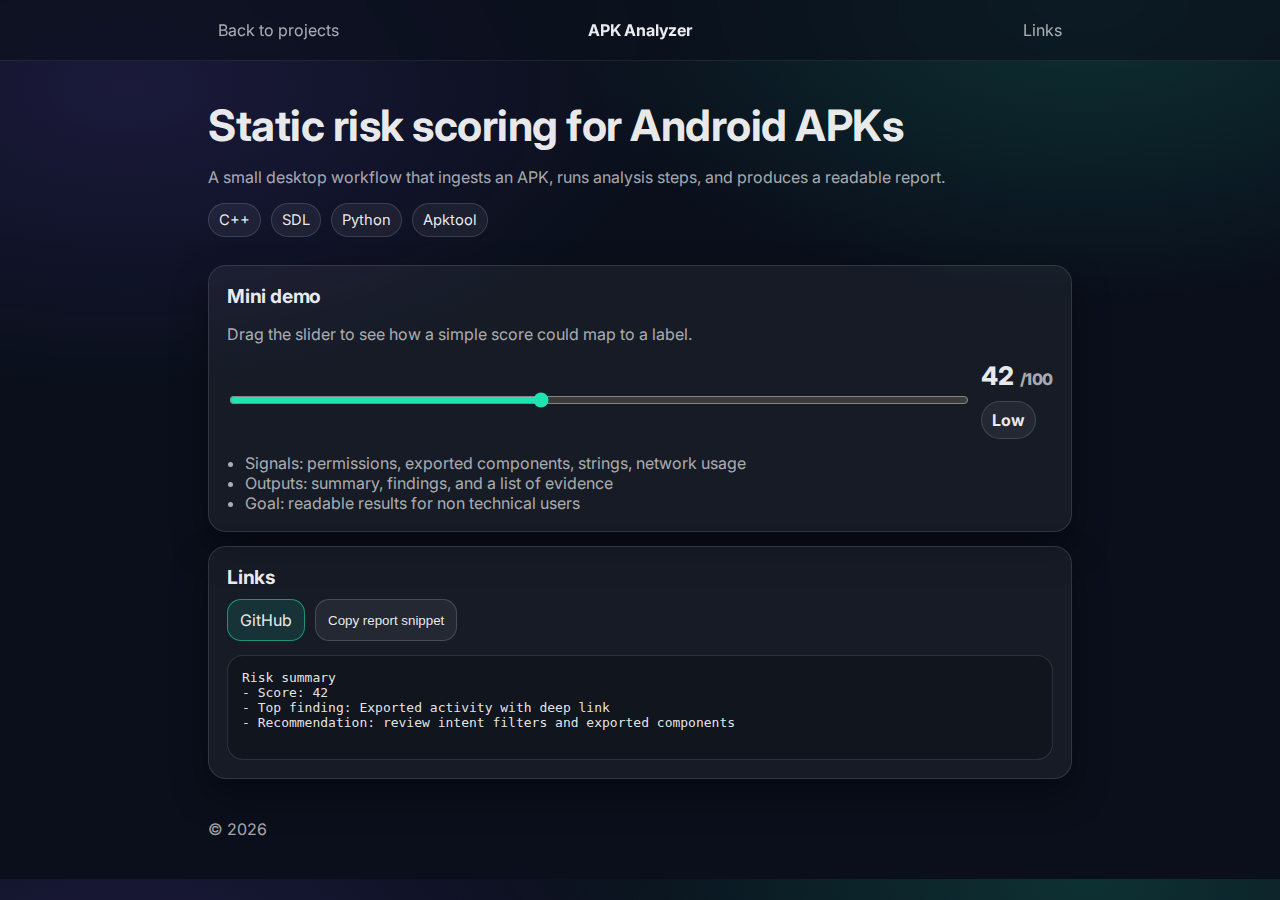
<file: projects/apk-analyzer/index.html>
<!doctype html>
<html lang="en">
<head>
  <meta charset="utf-8" />
  <meta name="viewport" content="width=device-width, initial-scale=1" />
  <meta name="description" content="APK Analyzer project page" />
  <title>APK Analyzer | Project</title>

  <link rel="preconnect" href="https://fonts.googleapis.com">
  <link rel="preconnect" href="https://fonts.gstatic.com" crossorigin>
  <link href="https://fonts.googleapis.com/css2?family=Inter:wght@400;600;700&display=swap" rel="stylesheet">

  <link rel="stylesheet" href="styles.css" />
</head>

<body>
  <header class="bar">
    <div class="wrap">
      <a class="back" href="../../index.html#projects">Back to projects</a>
      <div class="title">APK Analyzer</div>
      <a class="link" href="#links">Links</a>
    </div>
  </header>

  <main class="wrap">
    <section class="hero">
      <h1>Static risk scoring for Android APKs</h1>
      <p class="muted">
        A small desktop workflow that ingests an APK, runs analysis steps, and produces a readable report.
      </p>
      <div class="tags">
        <span class="tag">C++</span>
        <span class="tag">SDL</span>
        <span class="tag">Python</span>
        <span class="tag">Apktool</span>
      </div>
    </section>

    <section class="card" id="demo">
      <h2>Mini demo</h2>
      <p class="muted">Drag the slider to see how a simple score could map to a label.</p>

      <div class="demo">
        <input id="score" type="range" min="0" max="100" value="42" />
        <div class="readout">
          <div class="num"><span id="scoreVal">42</span><span class="pct">/100</span></div>
          <div class="badge" id="badge">Moderate</div>
        </div>
      </div>

      <ul class="bullets">
        <li>Signals: permissions, exported components, strings, network usage</li>
        <li>Outputs: summary, findings, and a list of evidence</li>
        <li>Goal: readable results for non technical users</li>
      </ul>
    </section>

    <section class="card" id="links">
      <h2>Links</h2>
      <div class="actions">
        <a class="btn primary" href="https://github.com/yourusername/yourrepo" target="_blank" rel="noreferrer">GitHub</a>
        <button class="btn" id="copyBtn" type="button">Copy report snippet</button>
      </div>

      <pre class="snippet" id="snippet" aria-label="Example output">
Risk summary
- Score: 42
- Top finding: Exported activity with deep link
- Recommendation: review intent filters and exported components
      </pre>
      <div class="muted" id="toast" role="status" aria-live="polite"></div>
    </section>
  </main>

  <footer class="foot">
    <div class="wrap">© <span id="year"></span></div>
  </footer>

  <script src="script.js"></script>
</body>
</html>
</file>
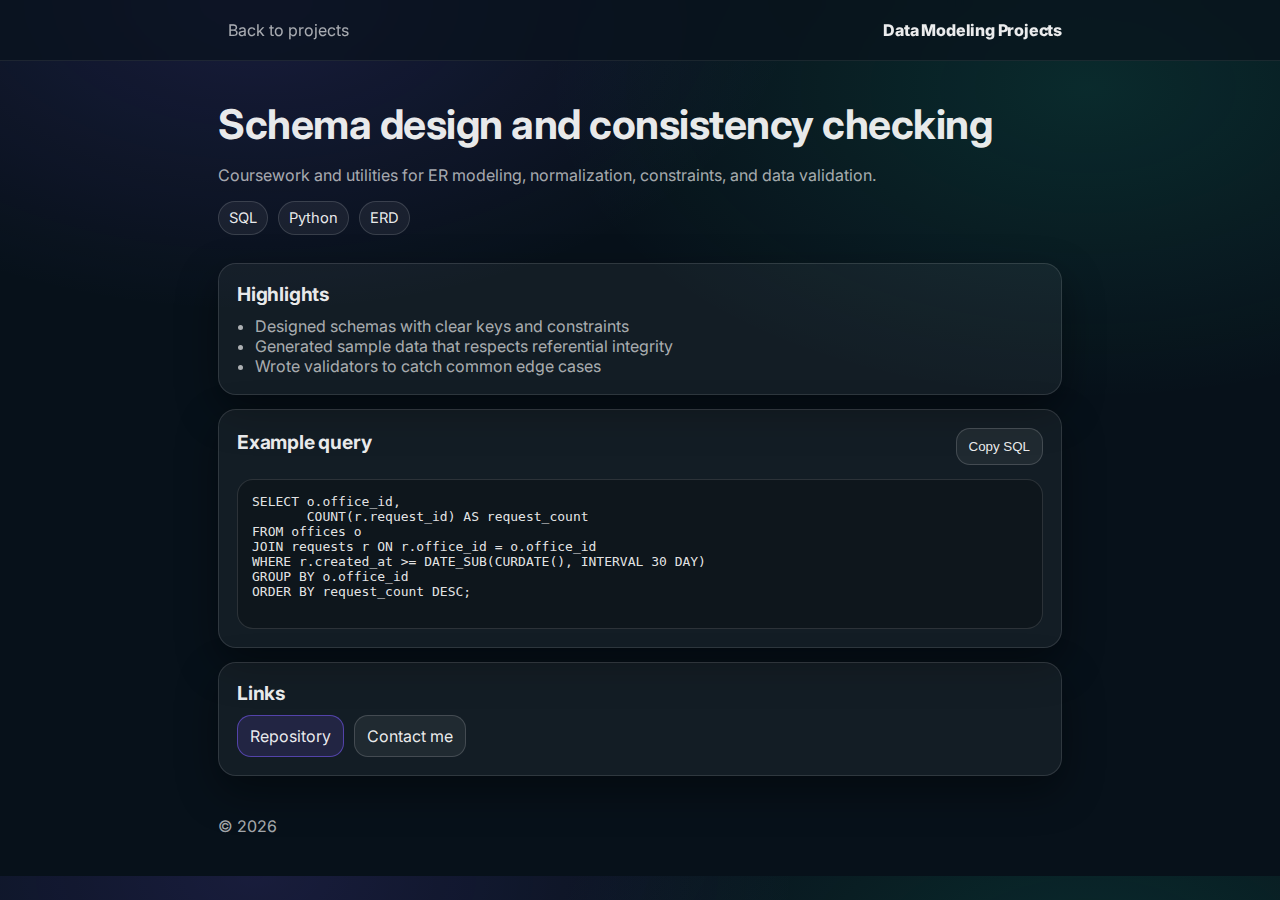
<file: projects/data-modeling-projects/index.html>
<!doctype html>
<html lang="en">
<head>
  <meta charset="utf-8" />
  <meta name="viewport" content="width=device-width, initial-scale=1" />
  <meta name="description" content="Data Modeling Projects project page" />
  <title>Data Modeling Projects | Project</title>

  <link rel="preconnect" href="https://fonts.googleapis.com">
  <link rel="preconnect" href="https://fonts.gstatic.com" crossorigin>
  <link href="https://fonts.googleapis.com/css2?family=Inter:wght@400;600;700&display=swap" rel="stylesheet">

  <link rel="stylesheet" href="styles.css" />
</head>

<body>
  <header class="top">
    <div class="wrap">
      <a class="back" href="../../index.html#projects">Back to projects</a>
      <div class="title">Data Modeling Projects</div>
    </div>
  </header>

  <main class="wrap">
    <section class="hero">
      <h1>Schema design and consistency checking</h1>
      <p class="muted">
        Coursework and utilities for ER modeling, normalization, constraints, and data validation.
      </p>
      <div class="tags">
        <span class="tag">SQL</span>
        <span class="tag">Python</span>
        <span class="tag">ERD</span>
      </div>
    </section>

    <section class="card">
      <h2>Highlights</h2>
      <ul class="bullets">
        <li>Designed schemas with clear keys and constraints</li>
        <li>Generated sample data that respects referential integrity</li>
        <li>Wrote validators to catch common edge cases</li>
      </ul>
    </section>

    <section class="card">
      <div class="row">
        <h2>Example query</h2>
        <button class="btn" id="copyBtn" type="button">Copy SQL</button>
      </div>

      <pre class="code" id="code" aria-label="Example SQL">
SELECT o.office_id,
       COUNT(r.request_id) AS request_count
FROM offices o
JOIN requests r ON r.office_id = o.office_id
WHERE r.created_at >= DATE_SUB(CURDATE(), INTERVAL 30 DAY)
GROUP BY o.office_id
ORDER BY request_count DESC;
      </pre>
      <div class="muted" id="toast" role="status" aria-live="polite"></div>
    </section>

    <section class="card" id="links">
      <h2>Links</h2>
      <div class="actions">
        <a class="btn primary" href="https://github.com/yourusername/yourrepo" target="_blank" rel="noreferrer">Repository</a>
        <a class="btn" href="../../index.html#contact">Contact me</a>
      </div>
    </section>
  </main>

  <footer class="foot">
    <div class="wrap">© <span id="year"></span></div>
  </footer>

  <script src="script.js"></script>
</body>
</html>
</file>
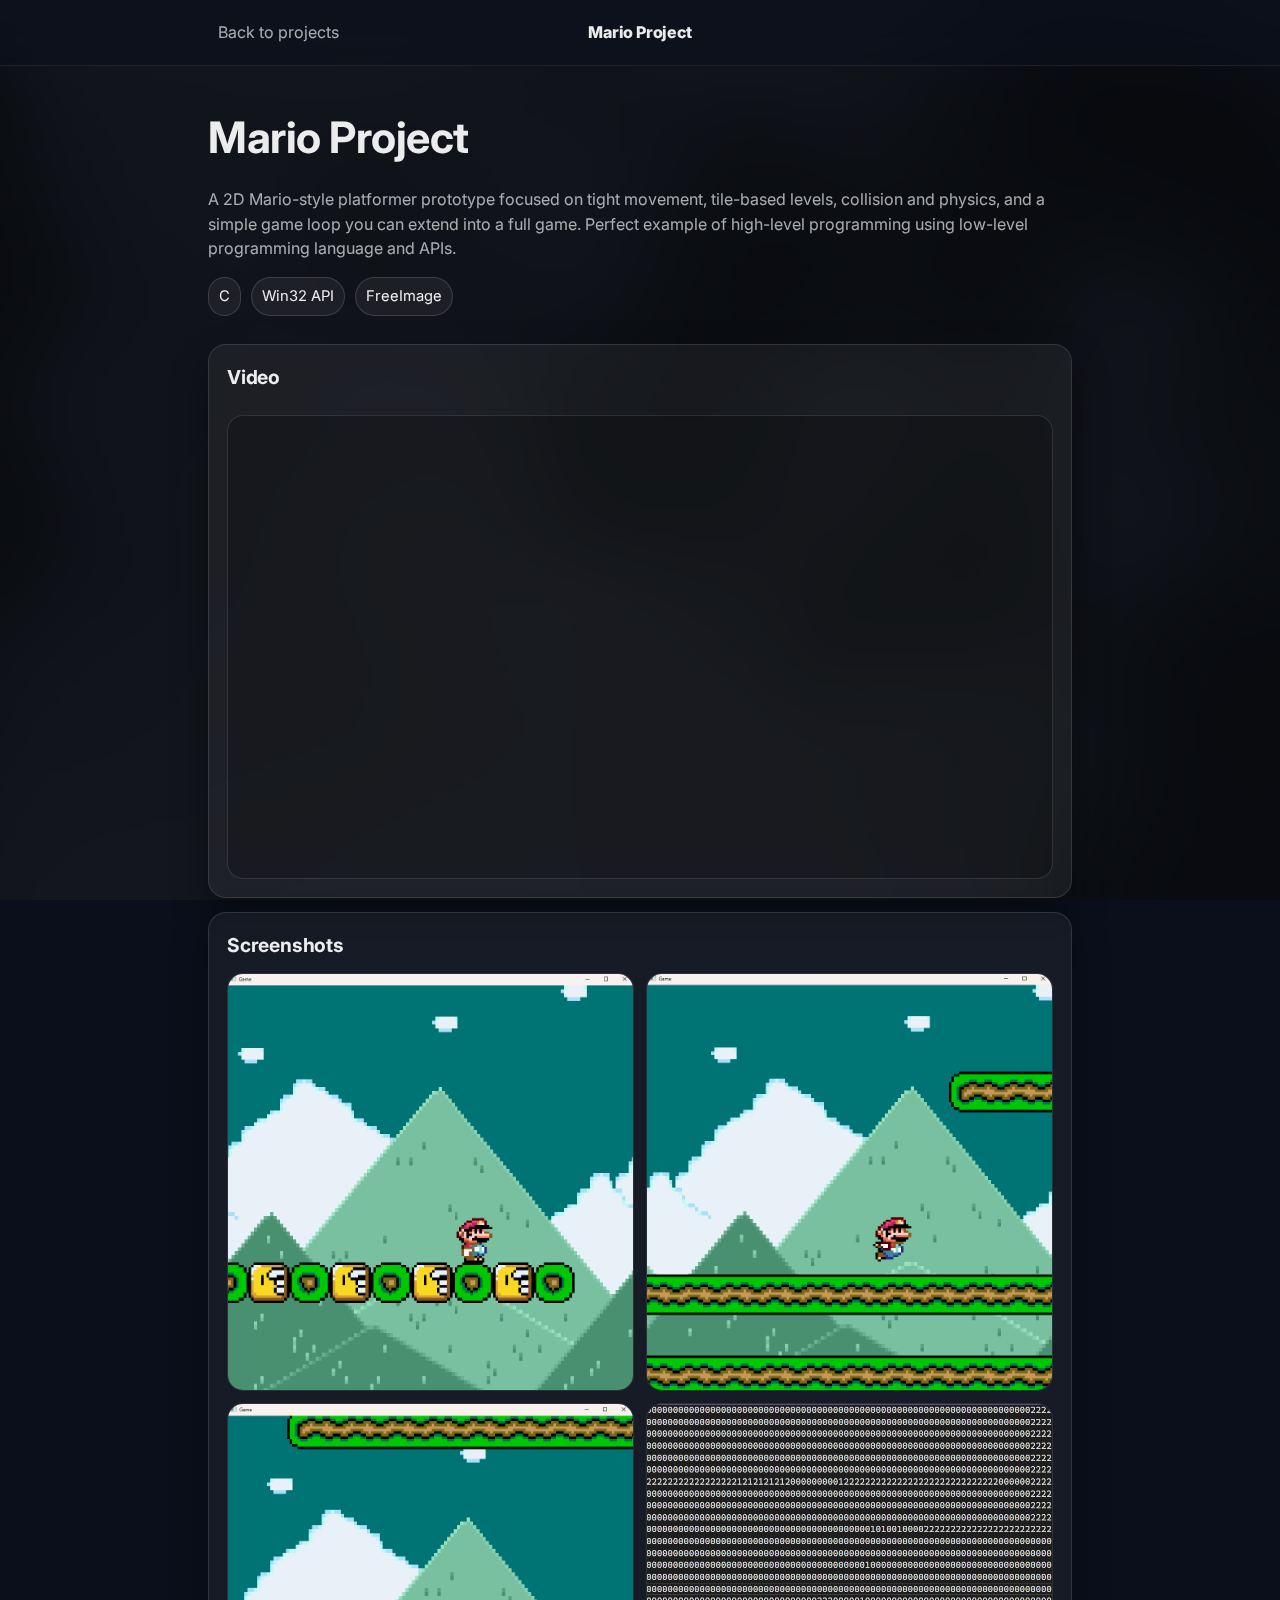
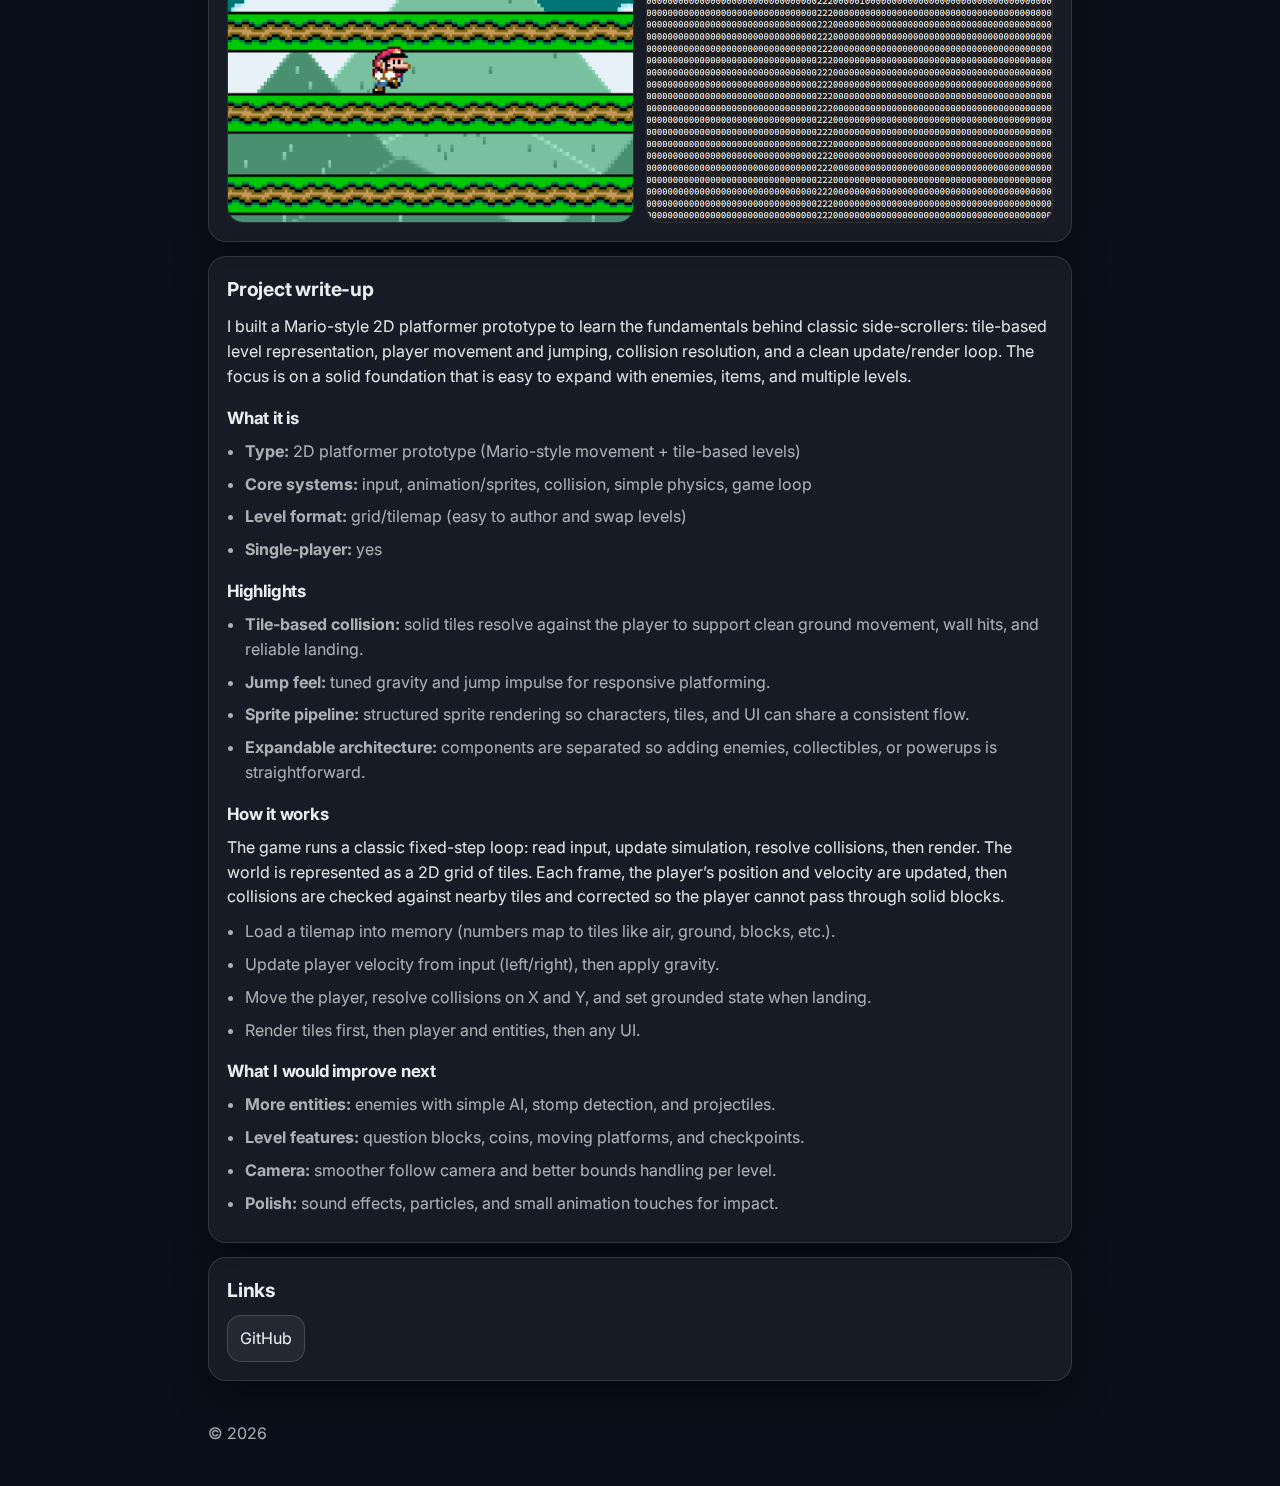
<file: projects/mario/index.html>
<!doctype html>
<html lang="en">
<head>
  <meta charset="utf-8" />
  <meta name="viewport" content="width=device-width, initial-scale=1" />
  <meta name="description" content="Mario platformer project page" />
  <title>Mario Project | Project</title>

  <link rel="preconnect" href="https://fonts.googleapis.com">
  <link rel="preconnect" href="https://fonts.gstatic.com" crossorigin>
  <link href="https://fonts.googleapis.com/css2?family=Inter:wght@400;600;700&display=swap" rel="stylesheet">

  <link rel="stylesheet" href="styles.css" />
</head>

<body data-project-key="mario-project">
  <canvas id="bgNoise" aria-hidden="true"></canvas>

  <header class="bar">
    <div class="wrap">
      <a class="back" href="../../index.html#projects">Back to projects</a>
      <div class="title" id="projectTitle">Mario Project</div>
    </div>
  </header>

  <main class="wrap">
    <section class="hero">
      <h1 id="headline">Mario Project</h1>
      <p class="muted" id="lede">
        A 2D Mario-style platformer prototype focused on tight movement, tile-based levels, collision and physics, and a simple game loop you can extend into a full game. Perfect example of high-level programming using low-level programming language and APIs.
      </p>
      <div class="tags" aria-label="Project tags">
        <span class="tag">C</span>
        <span class="tag">Win32 API</span>
        <span class="tag">FreeImage</span>
      </div>
    </section>

    <section class="card" id="video">
      <div class="card-head">
        <h2>Video</h2>
      </div>

      <div class="video-shell" id="videoShell" role="group" aria-label="Embedded video">
        <iframe
          id="ytFrame"
          class="video-frame"
          src="https://www.youtube-nocookie.com/embed/NyW28zCKk5Q"
          title="YouTube video"
          loading="lazy"
          referrerpolicy="strict-origin-when-cross-origin"
          allow="accelerometer; autoplay; clipboard-write; encrypted-media; gyroscope; picture-in-picture; web-share"
          allowfullscreen
        ></iframe>
      </div>
    </section>

    <section class="card" id="gallery">
      <h2>Screenshots</h2>

      <div class="gallery" aria-label="Screenshot gallery">
        <a class="shot" href="assets/shot-1.png" target="_blank" rel="noreferrer">
          <img src="assets/shot-1.png" alt="Gameplay screenshot 1" />
          <div class="shot-ph">assets/shot-1.png</div>
        </a>
        <a class="shot" href="assets/shot-2.png" target="_blank" rel="noreferrer">
          <img src="assets/shot-2.png" alt="Gameplay screenshot 2" />
          <div class="shot-ph">assets/shot-2.png</div>
        </a>
        <a class="shot" href="assets/shot-3.png" target="_blank" rel="noreferrer">
          <img src="assets/shot-3.png" alt="Gameplay screenshot 3" />
          <div class="shot-ph">assets/shot-3.png</div>
        </a>
        <a class="shot" href="assets/shot-4.png" target="_blank" rel="noreferrer">
          <img src="assets/shot-4.png" alt="Gameplay screenshot 4" />
          <div class="shot-ph">assets/shot-4.png</div>
        </a>
      </div>
    </section>

    <section class="card" id="writeup">
      <h2>Project write-up</h2>

      <div class="prose">
        <p>
          I built a Mario-style 2D platformer prototype to learn the fundamentals behind classic side-scrollers:
          tile-based level representation, player movement and jumping, collision resolution, and a clean update/render loop.
          The focus is on a solid foundation that is easy to expand with enemies, items, and multiple levels.
        </p>

        <h3>What it is</h3>
        <ul>
          <li><strong>Type:</strong> 2D platformer prototype (Mario-style movement + tile-based levels)</li>
          <li><strong>Core systems:</strong> input, animation/sprites, collision, simple physics, game loop</li>
          <li><strong>Level format:</strong> grid/tilemap (easy to author and swap levels)</li>
          <li><strong>Single-player:</strong> yes</li>
        </ul>

        <h3>Highlights</h3>
        <ul>
          <li>
            <strong>Tile-based collision:</strong> solid tiles resolve against the player to support clean ground movement,
            wall hits, and reliable landing.
          </li>
          <li>
            <strong>Jump feel:</strong> tuned gravity and jump impulse for responsive platforming.
          </li>
          <li>
            <strong>Sprite pipeline:</strong> structured sprite rendering so characters, tiles, and UI can share a consistent flow.
          </li>
          <li>
            <strong>Expandable architecture:</strong> components are separated so adding enemies, collectibles, or powerups is straightforward.
          </li>
        </ul>

        <h3>How it works</h3>
        <p>
          The game runs a classic fixed-step loop: read input, update simulation, resolve collisions, then render.
          The world is represented as a 2D grid of tiles. Each frame, the player’s position and velocity are updated,
          then collisions are checked against nearby tiles and corrected so the player cannot pass through solid blocks.
        </p>
        <ul>
          <li>Load a tilemap into memory (numbers map to tiles like air, ground, blocks, etc.).</li>
          <li>Update player velocity from input (left/right), then apply gravity.</li>
          <li>Move the player, resolve collisions on X and Y, and set grounded state when landing.</li>
          <li>Render tiles first, then player and entities, then any UI.</li>
        </ul>

        <h3>What I would improve next</h3>
        <ul>
          <li>
            <strong>More entities:</strong> enemies with simple AI, stomp detection, and projectiles.
          </li>
          <li>
            <strong>Level features:</strong> question blocks, coins, moving platforms, and checkpoints.
          </li>
          <li>
            <strong>Camera:</strong> smoother follow camera and better bounds handling per level.
          </li>
          <li>
            <strong>Polish:</strong> sound effects, particles, and small animation touches for impact.
          </li>
        </ul>
      </div>
    </section>

    <section class="card" id="links">
      <h2>Links</h2>
      <div class="actions">
        <!-- TODO: update this repo URL for the Mario project -->
        <a class="btn" href="https://github.com/GitEulerAngles/MarioProject" target="_blank" rel="noreferrer">GitHub</a>
      </div>
    </section>
  </main>

  <footer class="foot">
    <div class="wrap">© <span id="year"></span></div>
  </footer>

  <script src="script.js"></script>
</body>
</html>
</file>
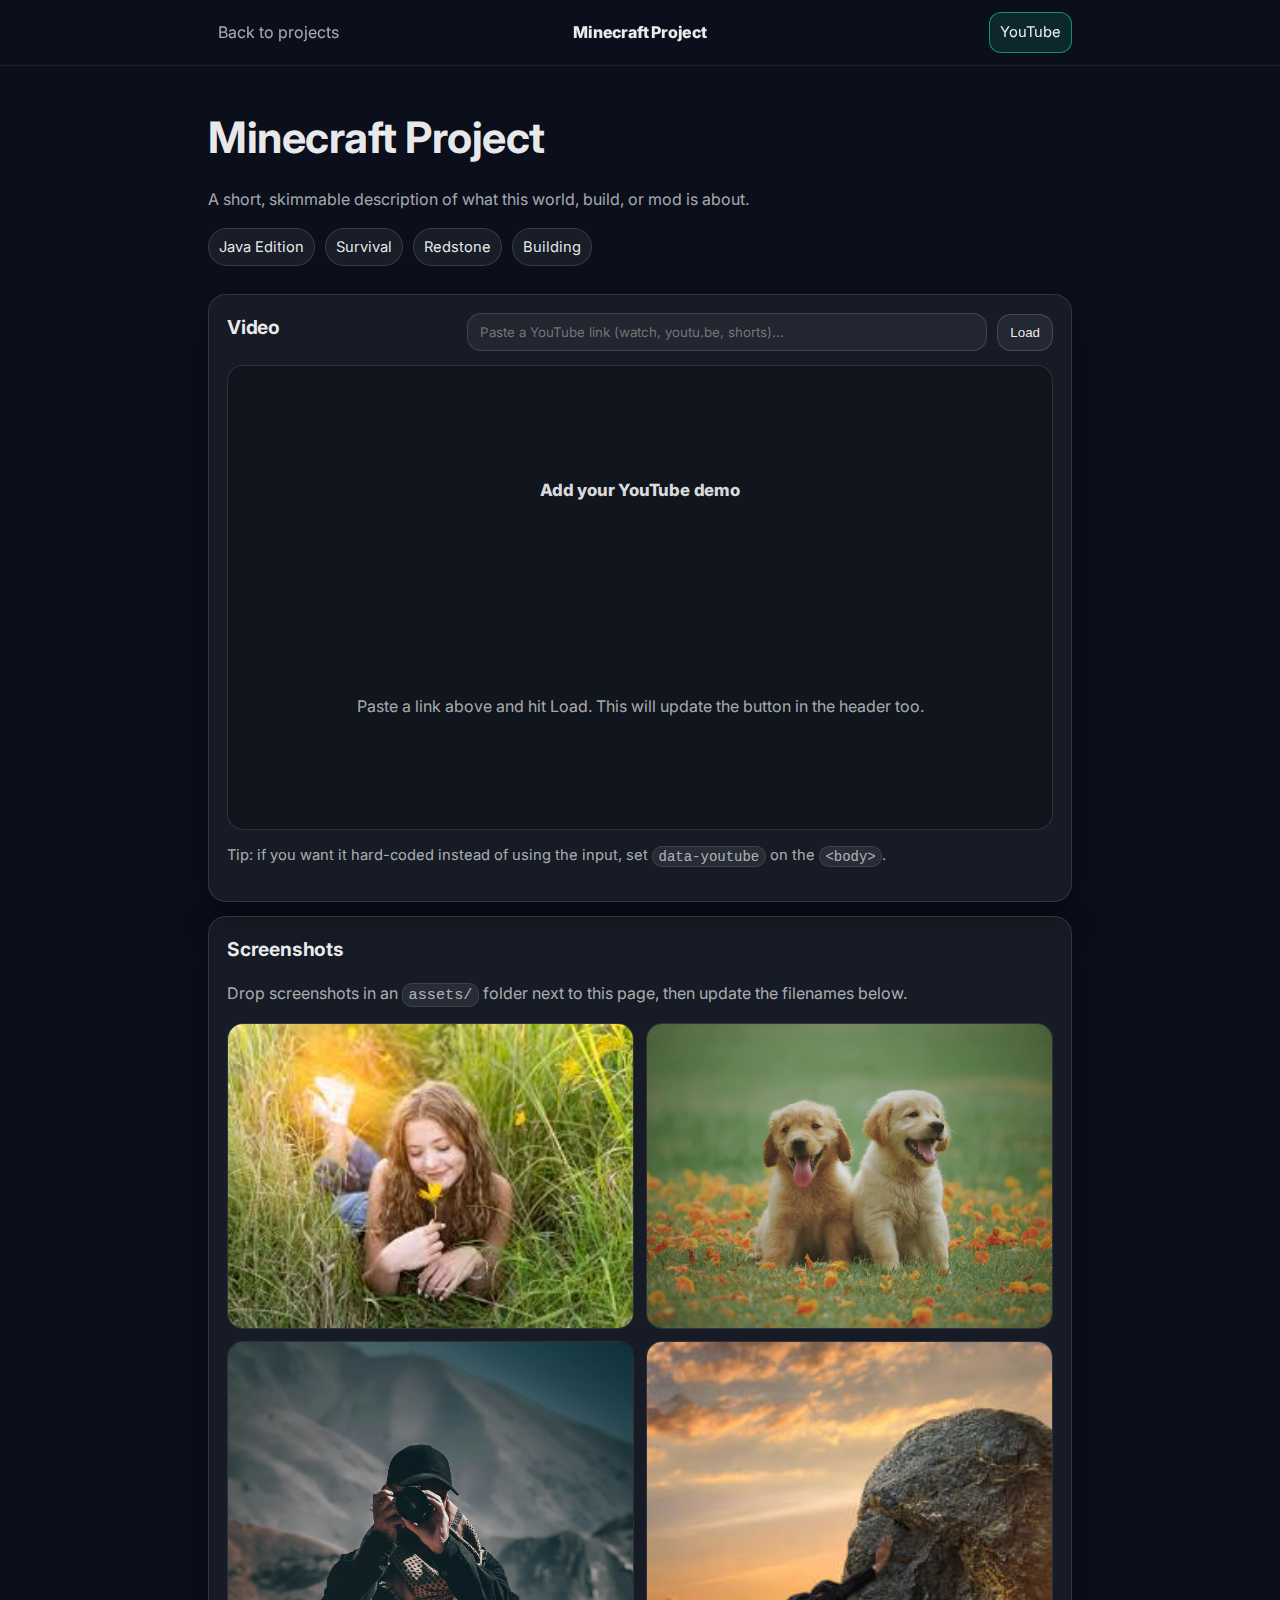
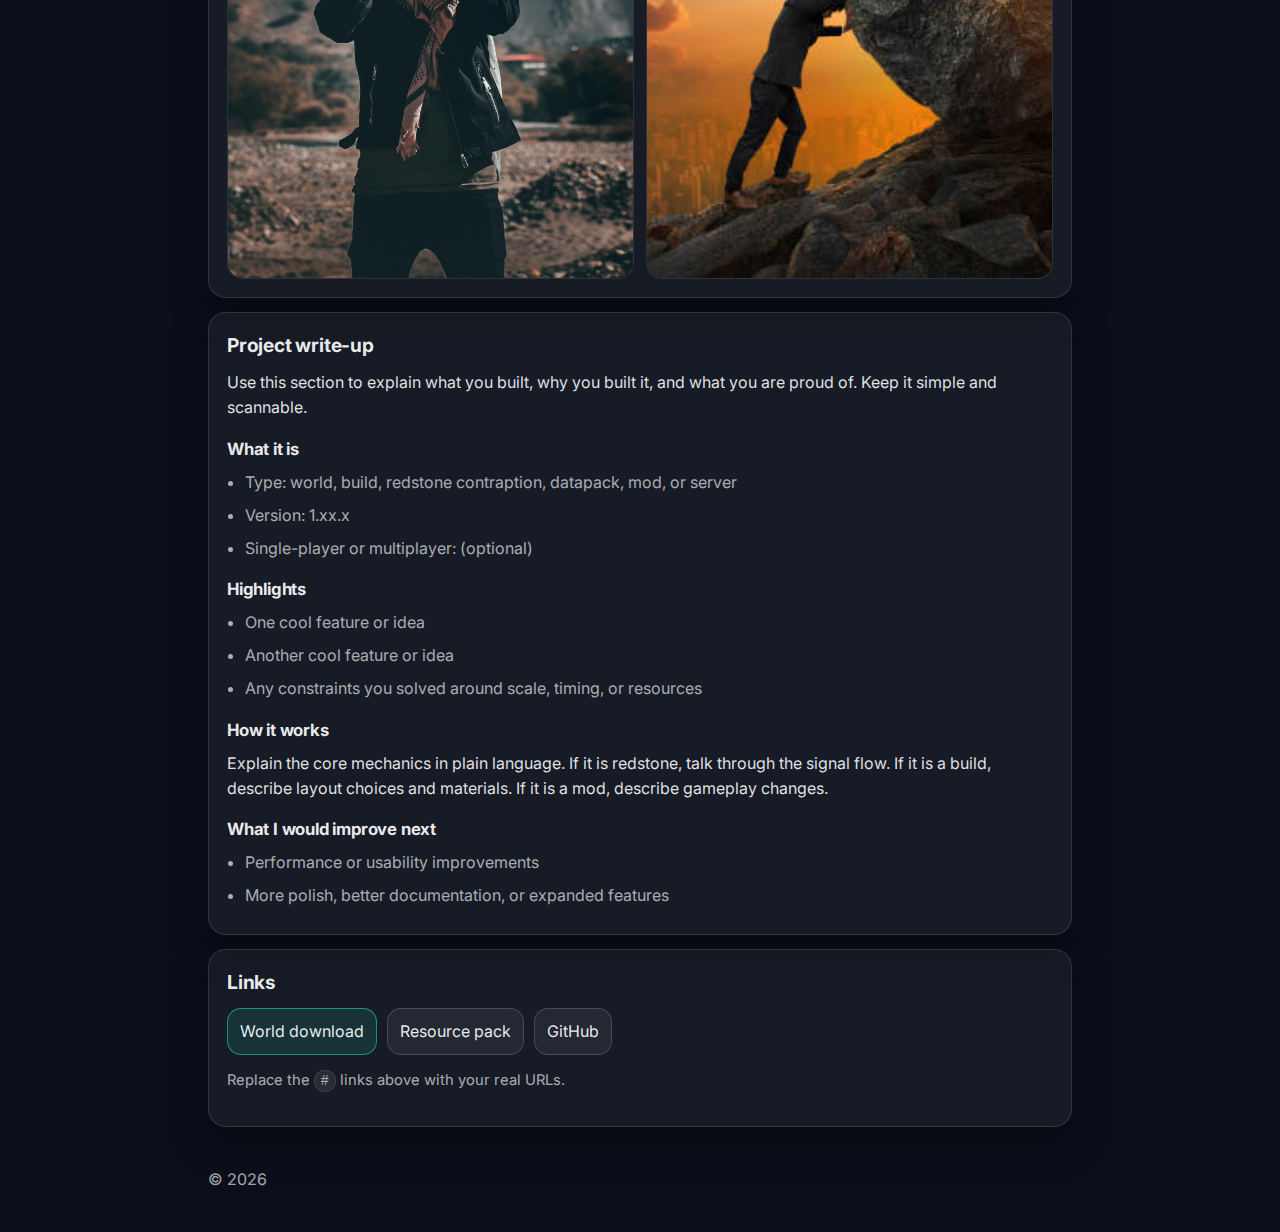
<file: projects/minecraft/index.html>
<!doctype html>
<html lang="en">
<head>
  <meta charset="utf-8" />
  <meta name="viewport" content="width=device-width, initial-scale=1" />
  <meta name="description" content="Minecraft project page" />
  <title>Minecraft Project | Project</title>

  <link rel="preconnect" href="https://fonts.googleapis.com">
  <link rel="preconnect" href="https://fonts.gstatic.com" crossorigin>
  <link href="https://fonts.googleapis.com/css2?family=Inter:wght@400;600;700&display=swap" rel="stylesheet">

  <link rel="stylesheet" href="styles.css" />
</head>

<body data-project-key="minecraft-project" data-youtube="">
  <header class="bar">
    <div class="wrap">
      <a class="back" href="../../index.html#projects">Back to projects</a>
      <div class="title" id="projectTitle">Minecraft Project</div>
      <a class="btn primary small" id="youtubeTop" href="#video">YouTube</a>
    </div>
  </header>

  <main class="wrap">
    <section class="hero">
      <h1 id="headline">Minecraft Project</h1>
      <p class="muted" id="lede">
        A short, skimmable description of what this world, build, or mod is about.
      </p>
      <div class="tags" aria-label="Project tags">
        <span class="tag">Java Edition</span>
        <span class="tag">Survival</span>
        <span class="tag">Redstone</span>
        <span class="tag">Building</span>
      </div>
    </section>

    <section class="card" id="video">
      <div class="card-head">
        <h2>Video</h2>
        <div class="video-controls" aria-label="YouTube link">
          <label class="sr-only" for="ytInput">YouTube link</label>
          <input id="ytInput" type="url" placeholder="Paste a YouTube link (watch, youtu.be, shorts)…" inputmode="url" autocomplete="off" />
          <button class="btn" id="ytApply" type="button">Load</button>
        </div>
      </div>

      <div class="video-shell" id="videoShell" role="group" aria-label="Embedded video">
        <div class="video-placeholder" id="videoPlaceholder">
          <div class="ph-title">Add your YouTube demo</div>
          <div class="ph-sub">Paste a link above and hit Load. This will update the button in the header too.</div>
        </div>
        <iframe
          id="ytFrame"
          class="video-frame"
          title="YouTube video"
          loading="lazy"
          referrerpolicy="strict-origin-when-cross-origin"
          allow="accelerometer; autoplay; clipboard-write; encrypted-media; gyroscope; picture-in-picture; web-share"
          allowfullscreen
        ></iframe>
      </div>

      <p class="muted small">
        Tip: if you want it hard-coded instead of using the input, set <code>data-youtube</code> on the <code>&lt;body&gt;</code>.
      </p>
    </section>

    <section class="card" id="gallery">
      <h2>Screenshots</h2>
      <p class="muted">
        Drop screenshots in an <code>assets/</code> folder next to this page, then update the filenames below.
      </p>

      <div class="gallery" aria-label="Screenshot gallery">
        <a class="shot" href="assets/shot-1.jpg" target="_blank" rel="noreferrer">
          <img src="assets/shot-1.jpg" alt="Screenshot 1" />
          <div class="shot-ph">assets/shot-1.jpg</div>
        </a>
        <a class="shot" href="assets/shot-2.jpg" target="_blank" rel="noreferrer">
          <img src="assets/shot-2.jpg" alt="Screenshot 2" />
          <div class="shot-ph">assets/shot-2.jpg</div>
        </a>
        <a class="shot" href="assets/shot-3.jpg" target="_blank" rel="noreferrer">
          <img src="assets/shot-3.jpg" alt="Screenshot 3" />
          <div class="shot-ph">assets/shot-3.jpg</div>
        </a>
        <a class="shot" href="assets/shot-4.jpg" target="_blank" rel="noreferrer">
          <img src="assets/shot-4.jpg" alt="Screenshot 4" />
          <div class="shot-ph">assets/shot-4.jpg</div>
        </a>
      </div>
    </section>

    <section class="card" id="writeup">
      <h2>Project write-up</h2>

      <div class="prose">
        <p>
          Use this section to explain what you built, why you built it, and what you are proud of. Keep it simple and
          scannable.
        </p>

        <h3>What it is</h3>
        <ul>
          <li>Type: world, build, redstone contraption, datapack, mod, or server</li>
          <li>Version: 1.xx.x</li>
          <li>Single-player or multiplayer: (optional)</li>
        </ul>

        <h3>Highlights</h3>
        <ul>
          <li>One cool feature or idea</li>
          <li>Another cool feature or idea</li>
          <li>Any constraints you solved around scale, timing, or resources</li>
        </ul>

        <h3>How it works</h3>
        <p>
          Explain the core mechanics in plain language. If it is redstone, talk through the signal flow. If it is a build,
          describe layout choices and materials. If it is a mod, describe gameplay changes.
        </p>

        <h3>What I would improve next</h3>
        <ul>
          <li>Performance or usability improvements</li>
          <li>More polish, better documentation, or expanded features</li>
        </ul>
      </div>
    </section>

    <section class="card" id="links">
      <h2>Links</h2>
      <div class="actions">
        <a class="btn primary" href="#" target="_blank" rel="noreferrer">World download</a>
        <a class="btn" href="#" target="_blank" rel="noreferrer">Resource pack</a>
        <a class="btn" href="#" target="_blank" rel="noreferrer">GitHub</a>
      </div>
      <p class="muted small">Replace the <code>#</code> links above with your real URLs.</p>
    </section>
  </main>

  <footer class="foot">
    <div class="wrap">© <span id="year"></span></div>
  </footer>

  <script src="script.js"></script>
</body>
</html>
</file>
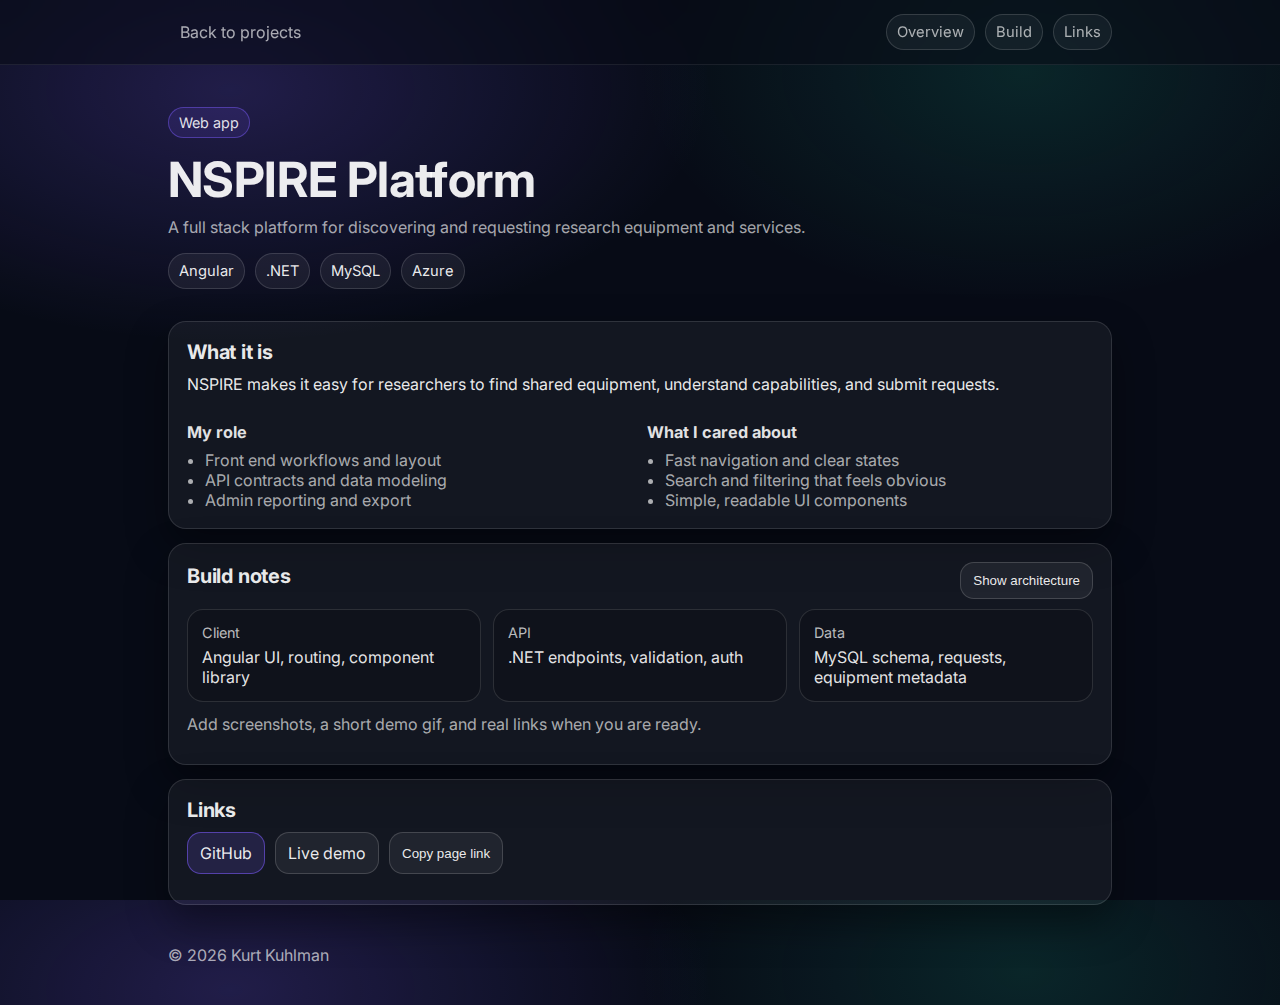
<file: projects/nspire-platform/index.html>
<!doctype html>
<html lang="en">
<head>
  <meta charset="utf-8" />
  <meta name="viewport" content="width=device-width, initial-scale=1" />
  <meta name="description" content="NSPIRE Platform project page" />
  <title>NSPIRE Platform | Project</title>

  <link rel="preconnect" href="https://fonts.googleapis.com">
  <link rel="preconnect" href="https://fonts.gstatic.com" crossorigin>
  <link href="https://fonts.googleapis.com/css2?family=Inter:wght@400;600;700&display=swap" rel="stylesheet">

  <link rel="stylesheet" href="styles.css" />
</head>

<body>
  <header class="top">
    <div class="wrap">
      <a class="back" href="../../index.html#projects">Back to projects</a>
      <div class="right">
        <a class="pill" href="#overview">Overview</a>
        <a class="pill" href="#build">Build</a>
        <a class="pill" href="#links">Links</a>
      </div>
    </div>
  </header>

  <main class="wrap">
    <section class="hero" id="top">
      <div class="kicker">Web app</div>
      <h1>NSPIRE Platform</h1>
      <p class="sub">
        A full stack platform for discovering and requesting research equipment and services.
      </p>

      <div class="chips">
        <span class="chip">Angular</span>
        <span class="chip">.NET</span>
        <span class="chip">MySQL</span>
        <span class="chip">Azure</span>
      </div>
    </section>

    <section class="card" id="overview">
      <h2>What it is</h2>
      <p>
        NSPIRE makes it easy for researchers to find shared equipment, understand capabilities, and submit requests.
      </p>

      <div class="grid">
        <div>
          <h3>My role</h3>
          <ul>
            <li>Front end workflows and layout</li>
            <li>API contracts and data modeling</li>
            <li>Admin reporting and export</li>
          </ul>
        </div>
        <div>
          <h3>What I cared about</h3>
          <ul>
            <li>Fast navigation and clear states</li>
            <li>Search and filtering that feels obvious</li>
            <li>Simple, readable UI components</li>
          </ul>
        </div>
      </div>
    </section>

    <section class="card" id="build">
      <div class="row">
        <h2>Build notes</h2>
        <button class="btn" id="toggleBtn" type="button">Show architecture</button>
      </div>

      <div class="arch" id="arch" hidden>
        <div class="arch-box">
          <div class="label">Client</div>
          <div class="value">Angular UI, routing, component library</div>
        </div>
        <div class="arch-box">
          <div class="label">API</div>
          <div class="value">.NET endpoints, validation, auth</div>
        </div>
        <div class="arch-box">
          <div class="label">Data</div>
          <div class="value">MySQL schema, requests, equipment metadata</div>
        </div>
      </div>

      <p class="muted" style="margin-top: 12px;">
        Add screenshots, a short demo gif, and real links when you are ready.
      </p>
    </section>

    <section class="card" id="links">
      <h2>Links</h2>
      <div class="actions">
        <a class="btn primary" href="https://github.com/yourusername/yourrepo" target="_blank" rel="noreferrer">GitHub</a>
        <a class="btn" href="https://your-site.example.com" target="_blank" rel="noreferrer">Live demo</a>
        <button class="btn" id="copyBtn" type="button">Copy page link</button>
      </div>
      <p class="muted" id="toast" role="status" aria-live="polite"></p>
    </section>
  </main>

  <footer class="foot">
    <div class="wrap">© <span id="year"></span> Kurt Kuhlman</div>
  </footer>

  <script src="script.js"></script>
</body>
</html>
</file>
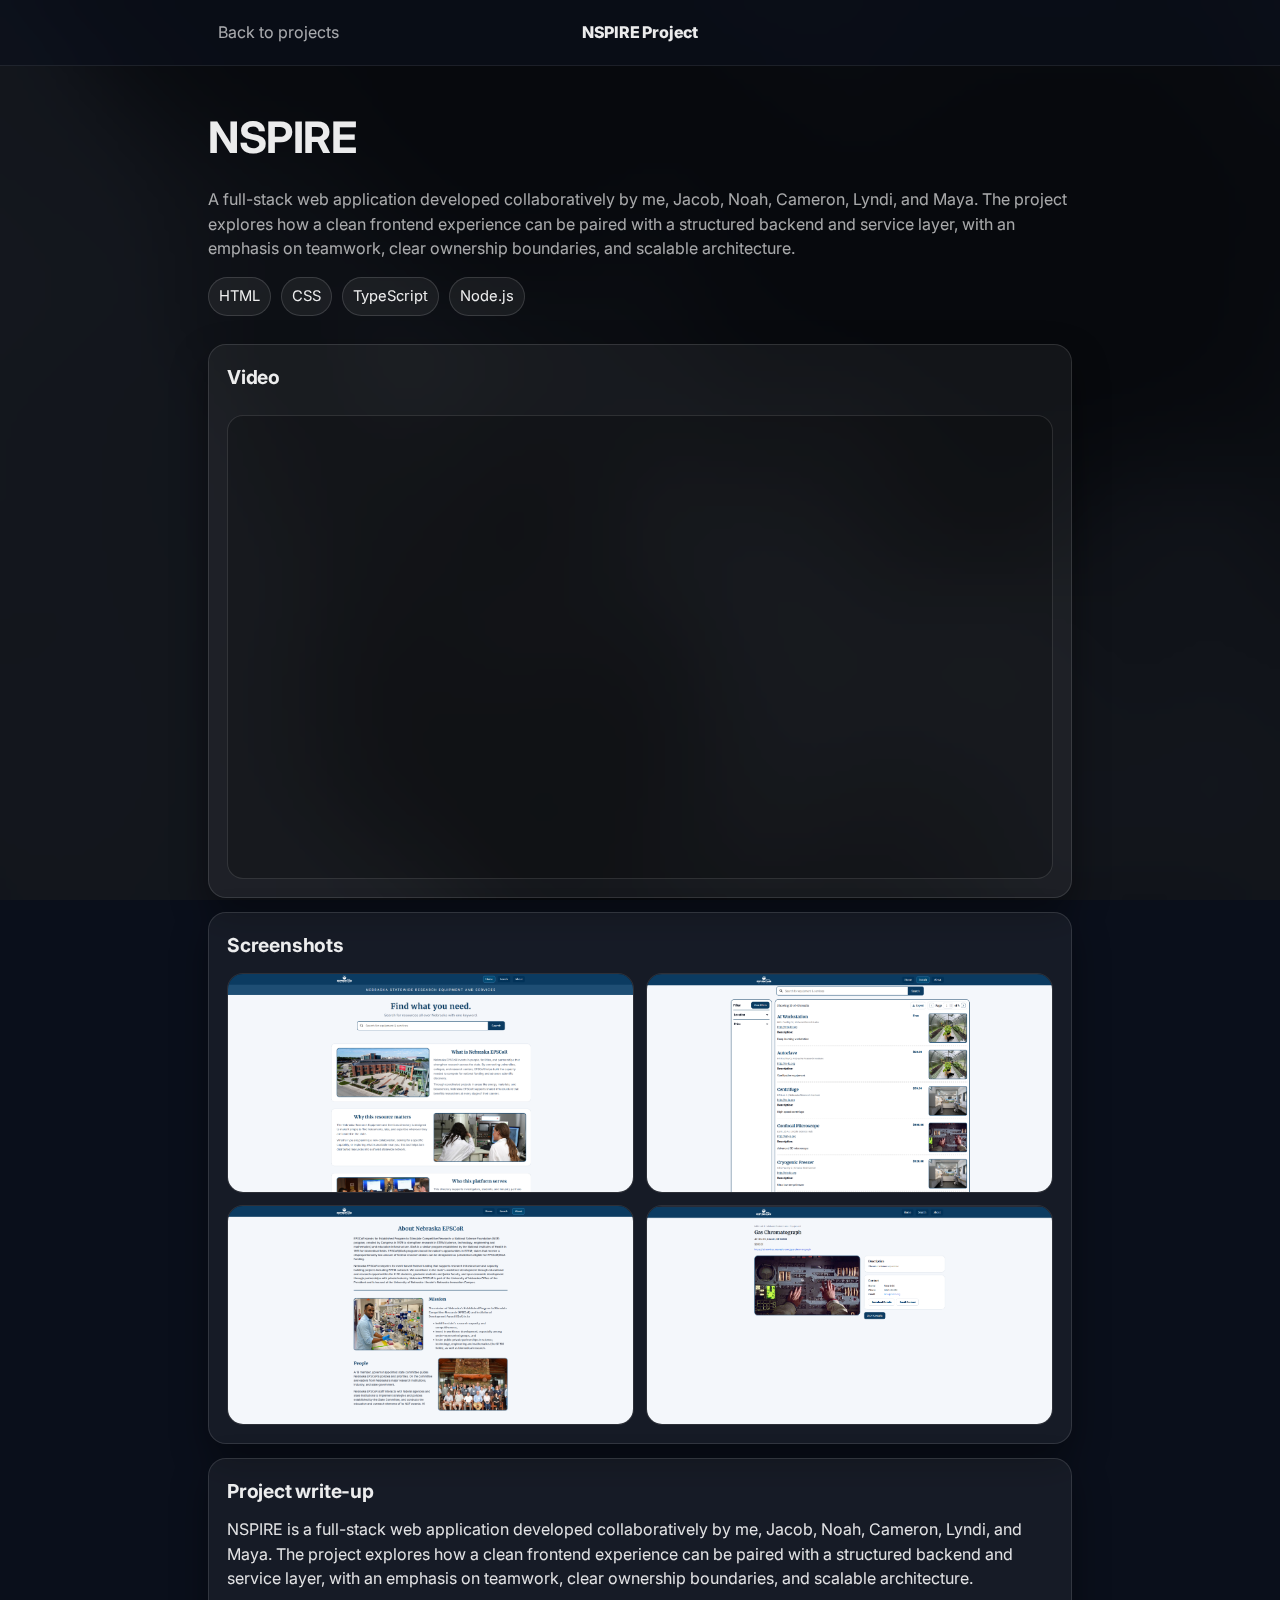
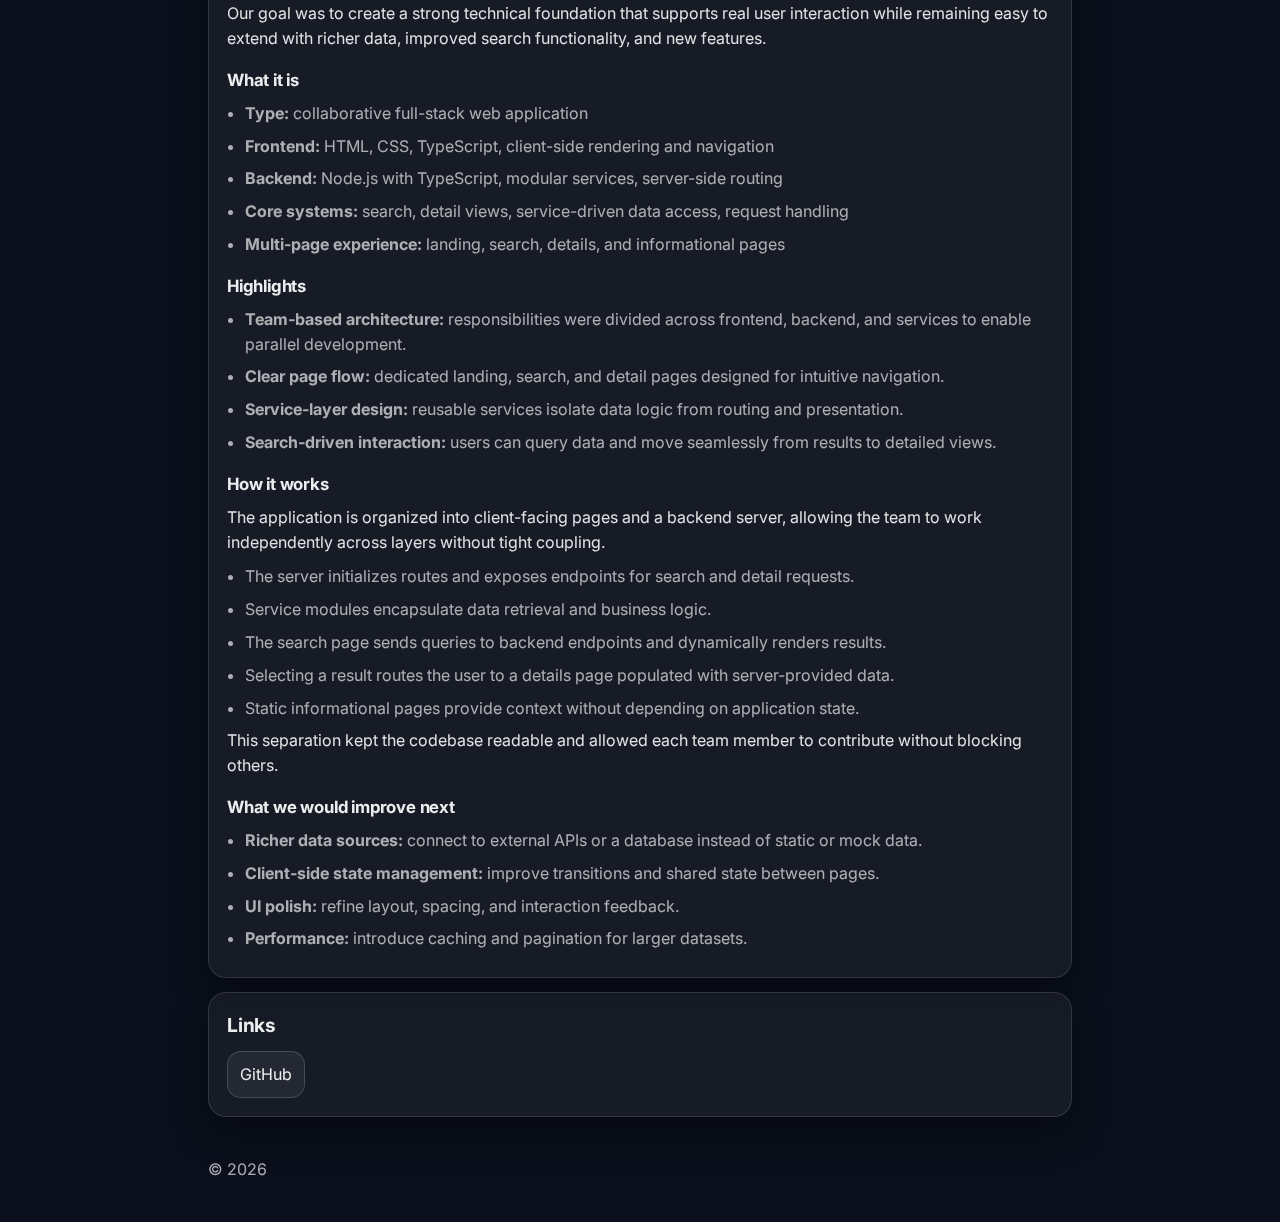
<file: projects/nspire/index.html>
<!doctype html>
<html lang="en">
<head>
  <meta charset="utf-8" />
  <meta name="viewport" content="width=device-width, initial-scale=1" />
  <meta name="description" content="NSPIRE full-stack web application project page" />
  <title>NSPIRE Project | Project</title>

  <link rel="preconnect" href="https://fonts.googleapis.com">
  <link rel="preconnect" href="https://fonts.gstatic.com" crossorigin>
  <link href="https://fonts.googleapis.com/css2?family=Inter:wght@400;600;700&display=swap" rel="stylesheet">

  <link rel="stylesheet" href="styles.css" />
</head>

<body data-project-key="nspire-project">
  <canvas id="bgNoise" aria-hidden="true"></canvas>

  <header class="bar">
    <div class="wrap">
      <a class="back" href="../../index.html#projects">Back to projects</a>
      <div class="title" id="projectTitle">NSPIRE Project</div>
    </div>
  </header>

  <main class="wrap">
    <section class="hero">
      <h1 id="headline">NSPIRE</h1>
      <p class="muted" id="lede">
        A full-stack web application developed collaboratively by me, Jacob, Noah, Cameron, Lyndi, and Maya. The project explores how a clean frontend experience can be paired with a structured backend and service layer, with an emphasis on teamwork, clear ownership boundaries, and scalable architecture.
      </p>
      <div class="tags" aria-label="Project tags">
        <span class="tag">HTML</span>
        <span class="tag">CSS</span>
        <span class="tag">TypeScript</span>
        <span class="tag">Node.js</span>
      </div>
    </section>

    <section class="card" id="video">
      <div class="card-head">
        <h2>Video</h2>
      </div>

      <div class="video-shell" id="videoShell" role="group" aria-label="Embedded video">
        <iframe
          id="ytFrame"
          class="video-frame"
          src="https://www.youtube-nocookie.com/embed/JUVi7Y-D6uA"
          title="YouTube video"
          loading="lazy"
          referrerpolicy="strict-origin-when-cross-origin"
          allow="accelerometer; autoplay; clipboard-write; encrypted-media; gyroscope; picture-in-picture; web-share"
          allowfullscreen
        ></iframe>
      </div>
    </section>

    <section class="card" id="gallery">
      <h2>Screenshots</h2>

      <div class="gallery" aria-label="Screenshot gallery">
        <a class="shot" href="assets/shot-1.png" target="_blank" rel="noreferrer">
          <img src="assets/shot-1.png" alt="Gameplay screenshot 1" />
          <div class="shot-ph">assets/shot-1.png</div>
        </a>
        <a class="shot" href="assets/shot-2.png" target="_blank" rel="noreferrer">
          <img src="assets/shot-2.png" alt="Gameplay screenshot 2" />
          <div class="shot-ph">assets/shot-2.png</div>
        </a>
        <a class="shot" href="assets/shot-3.png" target="_blank" rel="noreferrer">
          <img src="assets/shot-3.png" alt="Gameplay screenshot 3" />
          <div class="shot-ph">assets/shot-3.png</div>
        </a>
        <a class="shot" href="assets/shot-4.png" target="_blank" rel="noreferrer">
          <img src="assets/shot-4.png" alt="Gameplay screenshot 4" />
          <div class="shot-ph">assets/shot-4.png</div>
        </a>
      </div>
    </section>

    <section class="card" id="writeup">
      <h2>Project write-up</h2>

      <div class="prose">
        <p>
          NSPIRE is a full-stack web application developed collaboratively by me, Jacob, Noah, Cameron, Lyndi, and Maya.
          The project explores how a clean frontend experience can be paired with a structured backend and service layer,
          with an emphasis on teamwork, clear ownership boundaries, and scalable architecture.
        </p>
        <p>
          Our goal was to create a strong technical foundation that supports real user interaction while remaining easy to
          extend with richer data, improved search functionality, and new features.
        </p>

        <h3>What it is</h3>
        <ul>
          <li><strong>Type:</strong> collaborative full-stack web application</li>
          <li><strong>Frontend:</strong> HTML, CSS, TypeScript, client-side rendering and navigation</li>
          <li><strong>Backend:</strong> Node.js with TypeScript, modular services, server-side routing</li>
          <li><strong>Core systems:</strong> search, detail views, service-driven data access, request handling</li>
          <li><strong>Multi-page experience:</strong> landing, search, details, and informational pages</li>
        </ul>

        <h3>Highlights</h3>
        <ul>
          <li>
            <strong>Team-based architecture:</strong> responsibilities were divided across frontend, backend, and services
            to enable parallel development.
          </li>
          <li>
            <strong>Clear page flow:</strong> dedicated landing, search, and detail pages designed for intuitive navigation.
          </li>
          <li>
            <strong>Service-layer design:</strong> reusable services isolate data logic from routing and presentation.
          </li>
          <li>
            <strong>Search-driven interaction:</strong> users can query data and move seamlessly from results to detailed views.
          </li>
        </ul>

        <h3>How it works</h3>
        <p>
          The application is organized into client-facing pages and a backend server, allowing the team to work independently
          across layers without tight coupling.
        </p>
        <ul>
          <li>The server initializes routes and exposes endpoints for search and detail requests.</li>
          <li>Service modules encapsulate data retrieval and business logic.</li>
          <li>The search page sends queries to backend endpoints and dynamically renders results.</li>
          <li>Selecting a result routes the user to a details page populated with server-provided data.</li>
          <li>Static informational pages provide context without depending on application state.</li>
        </ul>
        <p>
          This separation kept the codebase readable and allowed each team member to contribute without blocking others.
        </p>

        <h3>What we would improve next</h3>
        <ul>
          <li>
            <strong>Richer data sources:</strong> connect to external APIs or a database instead of static or mock data.
          </li>
          <li>
            <strong>Client-side state management:</strong> improve transitions and shared state between pages.
          </li>
          <li>
            <strong>UI polish:</strong> refine layout, spacing, and interaction feedback.
          </li>
          <li>
            <strong>Performance:</strong> introduce caching and pagination for larger datasets.
          </li>
        </ul>
      </div>
    </section>

    <section class="card" id="links">
      <h2>Links</h2>
      <div class="actions">
        <a class="btn" href="https://github.com/cseseniordesign/NSPIRE" target="_blank" rel="noreferrer">GitHub</a>
      </div>
    </section>
  </main>

  <footer class="foot">
    <div class="wrap">© <span id="year"></span></div>
  </footer>

  <script src="script.js"></script>
</body>
</html>
</file>
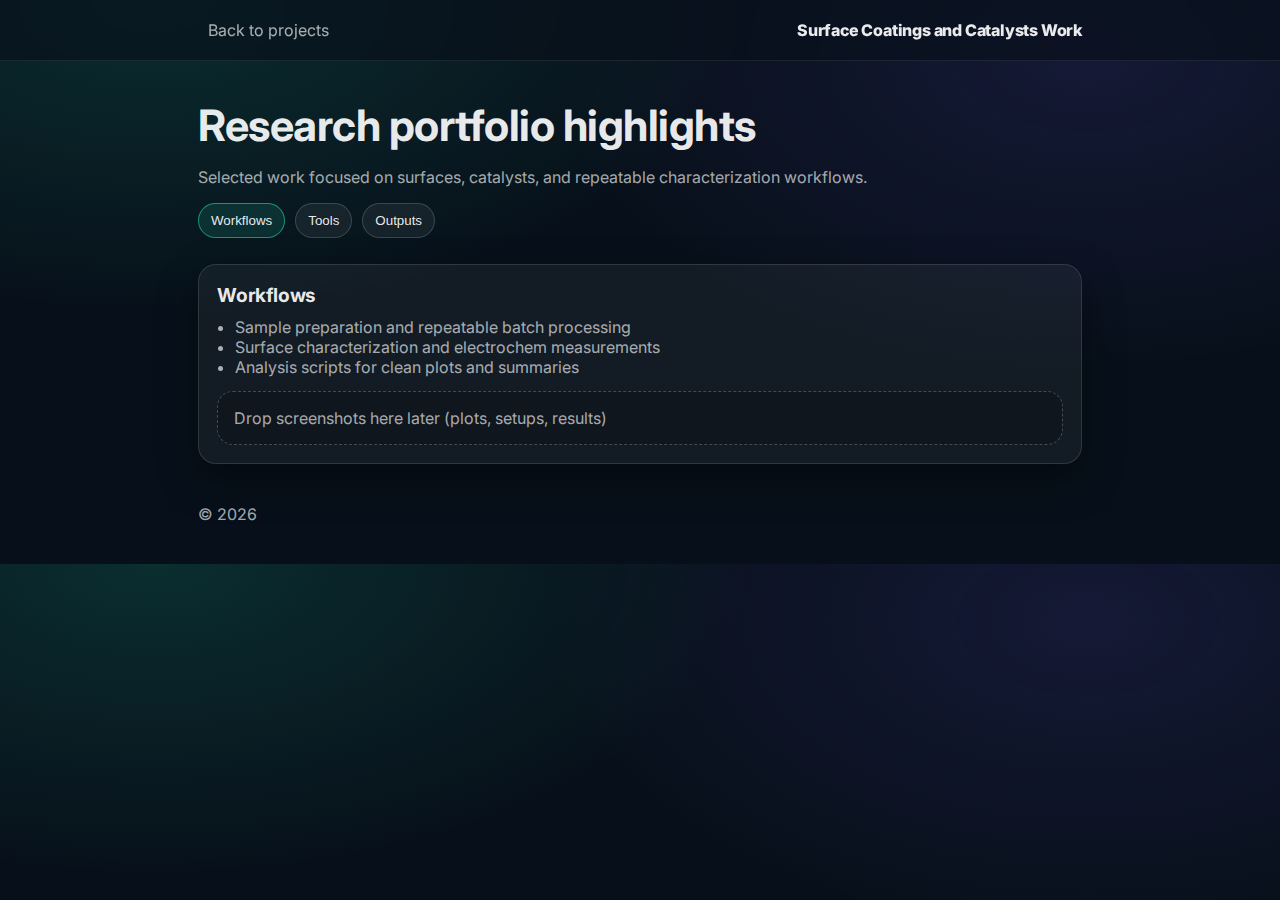
<file: projects/surface-coatings-and-catalysts/index.html>
<!doctype html>
<html lang="en">
<head>
  <meta charset="utf-8" />
  <meta name="viewport" content="width=device-width, initial-scale=1" />
  <meta name="description" content="Surface Coatings and Catalysts Work project page" />
  <title>Surface Coatings and Catalysts | Project</title>

  <link rel="preconnect" href="https://fonts.googleapis.com">
  <link rel="preconnect" href="https://fonts.gstatic.com" crossorigin>
  <link href="https://fonts.googleapis.com/css2?family=Inter:wght@400;600;700&display=swap" rel="stylesheet">

  <link rel="stylesheet" href="styles.css" />
</head>

<body>
  <header class="top">
    <div class="wrap">
      <a class="back" href="../../index.html#projects">Back to projects</a>
      <div class="title">Surface Coatings and Catalysts Work</div>
    </div>
  </header>

  <main class="wrap">
    <section class="hero">
      <h1>Research portfolio highlights</h1>
      <p class="muted">
        Selected work focused on surfaces, catalysts, and repeatable characterization workflows.
      </p>
      <div class="tabs" role="tablist" aria-label="Sections">
        <button class="tab active" data-tab="workflows" role="tab" aria-selected="true">Workflows</button>
        <button class="tab" data-tab="tools" role="tab" aria-selected="false">Tools</button>
        <button class="tab" data-tab="outputs" role="tab" aria-selected="false">Outputs</button>
      </div>
    </section>

    <section class="card" id="workflows" data-pane>
      <h2>Workflows</h2>
      <ul class="bullets">
        <li>Sample preparation and repeatable batch processing</li>
        <li>Surface characterization and electrochem measurements</li>
        <li>Analysis scripts for clean plots and summaries</li>
      </ul>
      <div class="placeholder">Drop screenshots here later (plots, setups, results)</div>
    </section>

    <section class="card" id="tools" data-pane hidden>
      <h2>Instrumentation and tools</h2>
      <div class="chips">
        <span class="chip">XPS</span>
        <span class="chip">SEM</span>
        <span class="chip">ICP-MS</span>
        <span class="chip">NMR</span>
        <span class="chip">GC-MS</span>
        <span class="chip">CV / EIS</span>
      </div>
      <p class="muted" style="margin-top: 12px;">
        Add a short note here about what you personally owned, built, or optimized.
      </p>
    </section>

    <section class="card" id="outputs" data-pane hidden>
      <h2>Outputs</h2>
      <ul class="bullets">
        <li>Publication quality figures and data summaries</li>
        <li>Documentation and reproducibility notes</li>
        <li>Presentations, posters, and writeups</li>
      </ul>

      <div class="actions" id="links">
        <a class="btn primary" href="https://your-site.example.com/research" target="_blank" rel="noreferrer">Writeup</a>
        <button class="btn" id="copyBtn" type="button">Copy page link</button>
      </div>
      <div class="muted" id="toast" role="status" aria-live="polite"></div>
    </section>
  </main>

  <footer class="foot">
    <div class="wrap">© <span id="year"></span></div>
  </footer>

  <script src="script.js"></script>
</body>
</html>
</file>
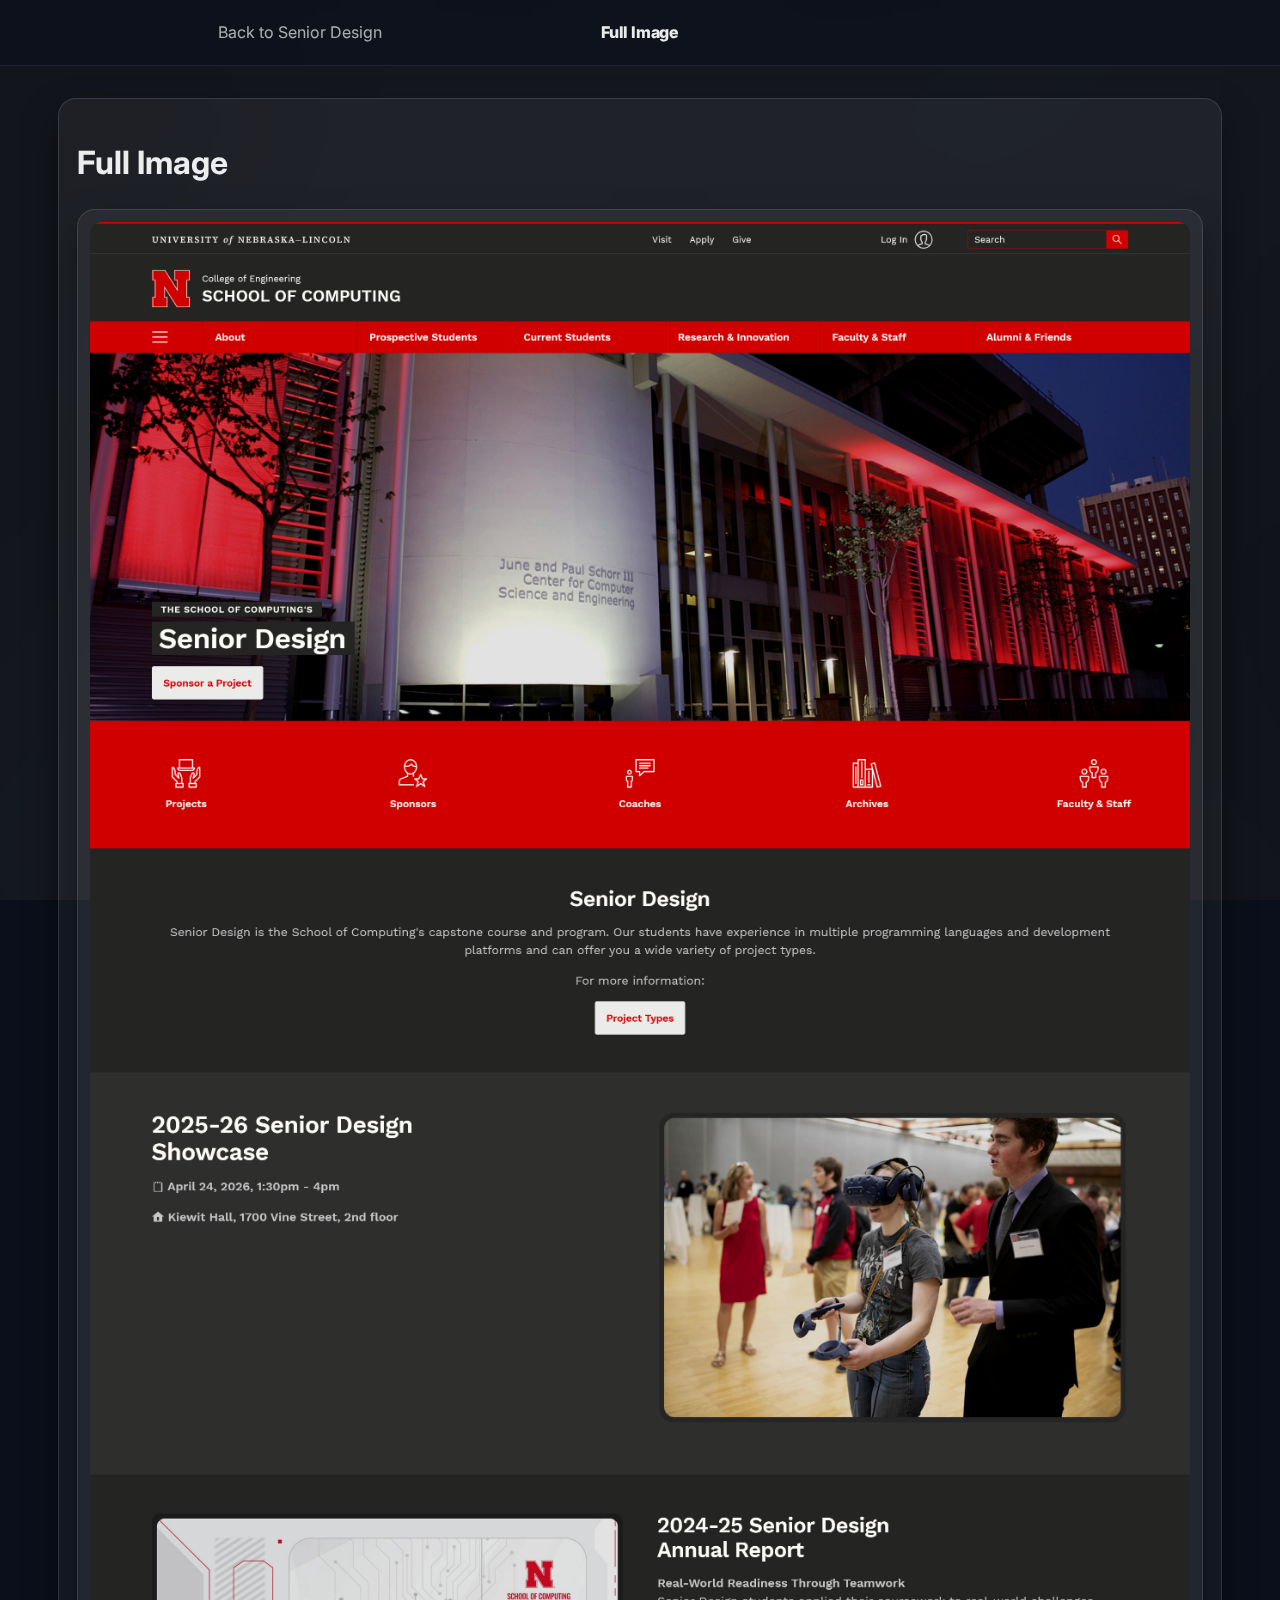
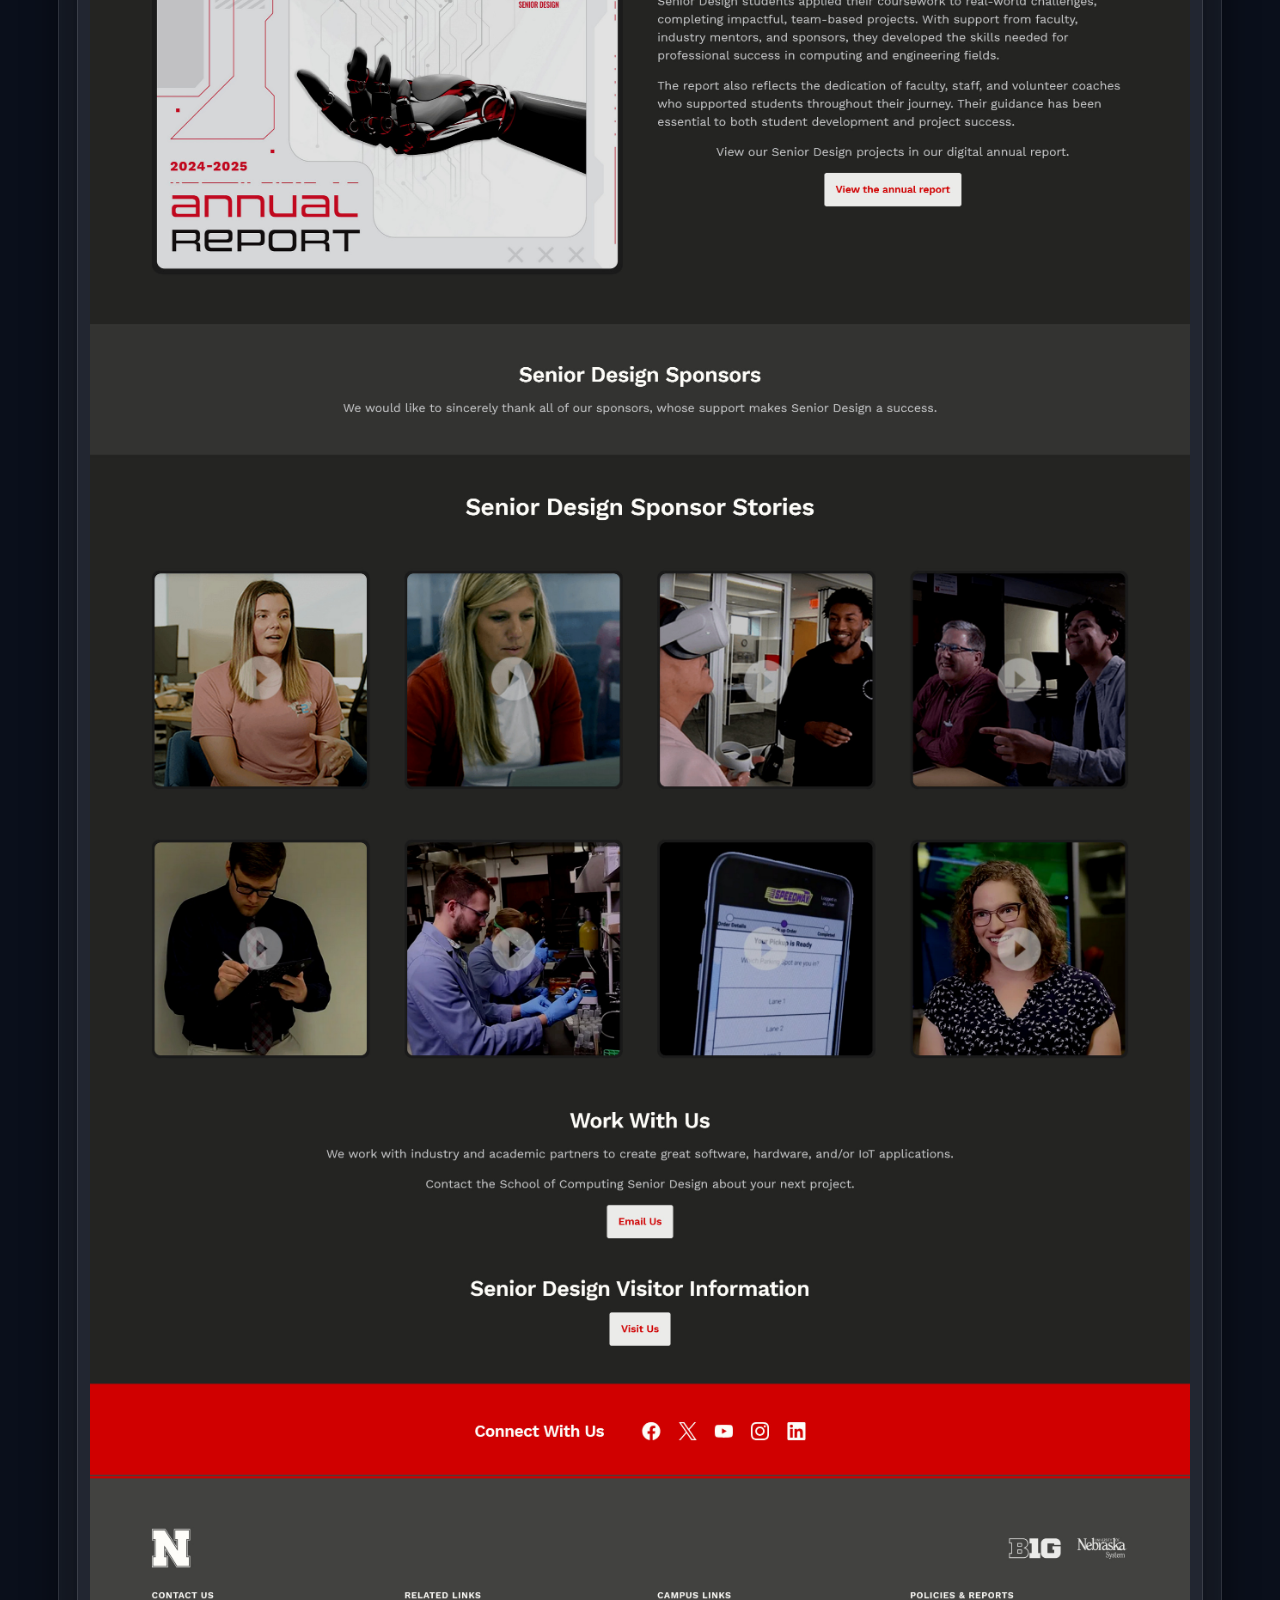
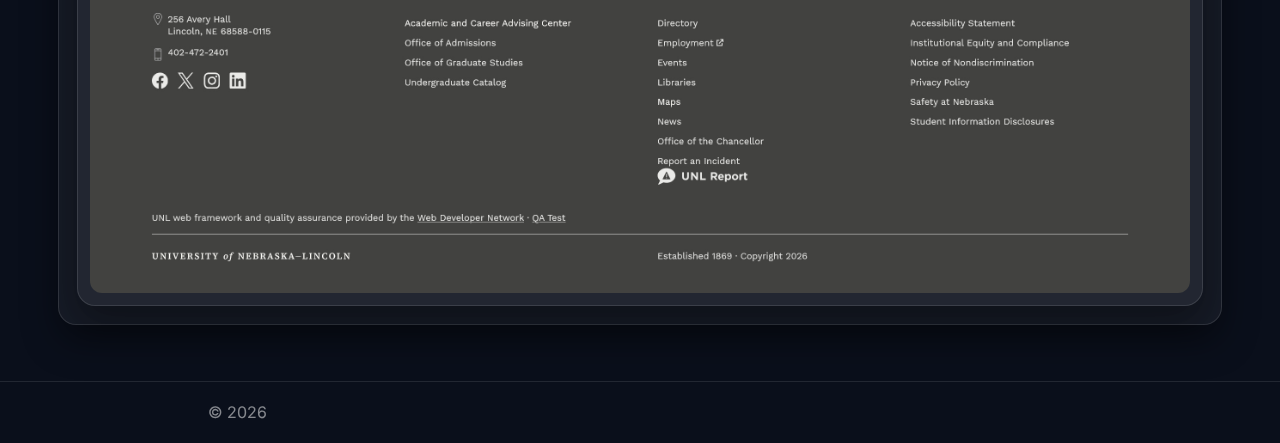
<file: projects/senior-design/view.html>
<!doctype html>
<html lang="en">
<head>
  <meta charset="utf-8" />
  <meta name="viewport" content="width=device-width, initial-scale=1" />
  <meta name="description" content="Senior Design full-size image viewer" />
  <title>Full Image | Senior Design</title>

  <link rel="preconnect" href="https://fonts.googleapis.com">
  <link rel="preconnect" href="https://fonts.gstatic.com" crossorigin>
  <link href="https://fonts.googleapis.com/css2?family=Inter:wght@400;600;700&display=swap" rel="stylesheet">

  <link rel="stylesheet" href="styles.css" />
</head>

<body>
  <canvas id="bgNoise" aria-hidden="true"></canvas>

  <header class="bar">
    <div class="wrap">
      <a class="back" href="index.html">Back to Senior Design</a>
      <div class="title">Full Image</div>
    </div>
  </header>

  <main class="viewer-wrap">
    <section class="card">
      <h1 id="fullImageTitle">Full Image</h1>
      <div class="viewer-card">
        <img id="fullImage" class="full-image" src="assets/Landing page.jpg" alt="Full-size screenshot" />
      </div>
    </section>
  </main>

  <footer class="foot">
    <div class="wrap">© <span id="year"></span></div>
  </footer>

  <script src="script.js"></script>
</body>
</html>
</file>
<file: projects/apk-analyzer/styles.css>
:root{
  --bg: #0a0f1b;
  --text: rgba(255,255,255,0.92);
  --muted: rgba(255,255,255,0.65);
  --border: rgba(255,255,255,0.14);
  --panel: rgba(255,255,255,0.06);
  --shadow: 0 16px 36px rgba(0,0,0,0.38);
  --radius: 18px;
}

*{ box-sizing: border-box; }
body{
  margin: 0;
  font-family: Inter, system-ui, -apple-system, Segoe UI, Roboto, Arial, sans-serif;
  color: var(--text);
  background:
    radial-gradient(900px 500px at 85% 0%, rgba(32,227,178,0.16), transparent 60%),
    radial-gradient(900px 500px at 10% 10%, rgba(124,92,255,0.14), transparent 60%),
    var(--bg);
}

.wrap{ max-width: 900px; margin: 0 auto; padding: 0 18px; }

.bar{
  position: sticky;
  top: 0;
  z-index: 40;
  background: rgba(10,15,27,0.65);
  backdrop-filter: blur(12px);
  border-bottom: 1px solid rgba(255,255,255,0.08);
}
.bar .wrap{ display: grid; grid-template-columns: 1fr auto 1fr; gap: 12px; align-items: center; padding: 12px 18px; }

.back,.link{ text-decoration: none; color: var(--muted); padding: 8px 10px; border-radius: 12px; justify-self: start; }
.link{ justify-self: end; }
.back:hover,.link:hover{ color: var(--text); background: rgba(255,255,255,0.06); }

.title{ font-weight: 700; letter-spacing: -0.2px; justify-self: center; }

.hero{ padding: 38px 0 14px; }
.hero h1{ margin: 0 0 10px; font-size: clamp(1.9rem, 3.4vw, 2.7rem); letter-spacing: -0.5px; }
.muted{ color: var(--muted); }

.tags{ display: flex; flex-wrap: wrap; gap: 10px; margin-top: 14px; }
.tag{ border: 1px solid rgba(255,255,255,0.14); background: rgba(255,255,255,0.06); padding: 7px 10px; border-radius: 999px; font-size: 0.92rem; }

.card{
  border: 1px solid rgba(255,255,255,0.12);
  background: rgba(255,255,255,0.05);
  border-radius: var(--radius);
  box-shadow: var(--shadow);
  padding: 18px;
  margin: 14px 0;
}
.card h2{ margin: 0 0 8px; font-size: 1.2rem; letter-spacing: -0.2px; }

.demo{ display: grid; grid-template-columns: 1fr auto; gap: 14px; align-items: center; margin-top: 14px; }
@media (max-width: 720px){ .demo{ grid-template-columns: 1fr; } }

input[type="range"]{
  width: 100%;
  accent-color: #20e3b2;
}

.readout{ display: grid; gap: 10px; justify-items: start; }
.num{ font-size: 1.6rem; font-weight: 800; letter-spacing: -0.4px; }
.pct{ font-size: 1rem; color: var(--muted); margin-left: 6px; }

.badge{
  border: 1px solid rgba(255,255,255,0.14);
  background: rgba(255,255,255,0.06);
  padding: 8px 10px;
  border-radius: 999px;
  font-weight: 700;
}

.bullets{ margin: 14px 0 0; padding-left: 18px; color: var(--muted); }

.actions{ display: flex; flex-wrap: wrap; gap: 10px; margin-top: 10px; }
.btn{
  border-radius: 14px;
  border: 1px solid rgba(255,255,255,0.16);
  background: rgba(255,255,255,0.06);
  color: var(--text);
  padding: 10px 12px;
  text-decoration: none;
  cursor: pointer;
}
.btn:hover{ background: rgba(255,255,255,0.10); border-color: rgba(255,255,255,0.24); }
.primary{ border-color: rgba(32,227,178,0.55); background: rgba(32,227,178,0.12); }

.snippet{
  margin: 14px 0 0;
  padding: 14px;
  border-radius: 16px;
  border: 1px solid rgba(255,255,255,0.12);
  background: rgba(0,0,0,0.22);
  color: rgba(255,255,255,0.9);
  overflow: auto;
}

.foot{ padding: 26px 0 40px; color: var(--muted); }
</file>
<file: projects/data-modeling-projects/styles.css>
:root{
  --bg: #07111a;
  --text: rgba(255,255,255,0.92);
  --muted: rgba(255,255,255,0.65);
  --border: rgba(255,255,255,0.14);
  --panel: rgba(255,255,255,0.06);
  --shadow: 0 16px 40px rgba(0,0,0,0.4);
  --radius: 18px;
}

*{ box-sizing: border-box; }
body{
  margin: 0;
  font-family: Inter, system-ui, -apple-system, Segoe UI, Roboto, Arial, sans-serif;
  color: var(--text);
  background:
    linear-gradient(180deg, rgba(255,255,255,0.0), rgba(255,255,255,0.0)),
    radial-gradient(900px 520px at 20% 0%, rgba(124,92,255,0.15), transparent 60%),
    radial-gradient(900px 520px at 85% 10%, rgba(32,227,178,0.12), transparent 60%),
    var(--bg);
}

.wrap{ max-width: 880px; margin: 0 auto; padding: 0 18px; }

.top{
  position: sticky;
  top: 0;
  z-index: 40;
  background: rgba(7,17,26,0.65);
  backdrop-filter: blur(12px);
  border-bottom: 1px solid rgba(255,255,255,0.08);
}
.top .wrap{ display: flex; align-items: center; justify-content: space-between; gap: 12px; padding: 12px 18px; }

.back{ text-decoration: none; color: var(--muted); padding: 8px 10px; border-radius: 12px; }
.back:hover{ color: var(--text); background: rgba(255,255,255,0.06); }

.title{ font-weight: 800; letter-spacing: -0.2px; }

.hero{ padding: 38px 0 14px; }
.hero h1{ margin: 0 0 10px; font-size: clamp(1.85rem, 3.2vw, 2.6rem); letter-spacing: -0.5px; }
.muted{ color: var(--muted); }

.tags{ display: flex; flex-wrap: wrap; gap: 10px; margin-top: 14px; }
.tag{ border: 1px solid rgba(255,255,255,0.14); background: rgba(255,255,255,0.06); padding: 7px 10px; border-radius: 999px; font-size: 0.92rem; }

.card{
  border: 1px solid rgba(255,255,255,0.12);
  background: rgba(255,255,255,0.05);
  border-radius: var(--radius);
  box-shadow: var(--shadow);
  padding: 18px;
  margin: 14px 0;
}
.card h2{ margin: 0 0 10px; font-size: 1.2rem; letter-spacing: -0.2px; }

.bullets{ margin: 0; padding-left: 18px; color: var(--muted); }

.row{ display: flex; align-items: center; justify-content: space-between; gap: 12px; flex-wrap: wrap; }

.btn{
  border-radius: 14px;
  border: 1px solid rgba(255,255,255,0.16);
  background: rgba(255,255,255,0.06);
  color: var(--text);
  padding: 10px 12px;
  text-decoration: none;
  cursor: pointer;
}
.btn:hover{ background: rgba(255,255,255,0.10); border-color: rgba(255,255,255,0.24); }
.primary{ border-color: rgba(124,92,255,0.55); background: rgba(124,92,255,0.14); }

.code{
  margin: 14px 0 0;
  padding: 14px;
  border-radius: 16px;
  border: 1px solid rgba(255,255,255,0.12);
  background: rgba(0,0,0,0.22);
  overflow: auto;
  color: rgba(255,255,255,0.9);
}

.actions{ display: flex; flex-wrap: wrap; gap: 10px; }
.foot{ padding: 26px 0 40px; color: var(--muted); }
</file>
<file: projects/mario/styles.css>
:root{
  --bg: #0a0f1b;
  --text: rgba(255,255,255,0.92);
  --muted: rgba(255,255,255,0.65);
  --muted2: rgba(255,255,255,0.50);
  --border: rgba(255,255,255,0.14);
  --panel: rgba(255,255,255,0.06);
  --shadow: 0 16px 36px rgba(0,0,0,0.38);
  --radius: 18px;
}

*{ box-sizing: border-box; }
html, body{ height: 100%; }
html{ background: var(--bg); }

body{
  margin: 0;
  min-height: 100vh;
  font-family: Inter, system-ui, -apple-system, Segoe UI, Roboto, Arial, sans-serif;
  color: var(--text);
  line-height: 1.55;
  background: transparent;
}

/* Background is handled by the animated noise canvas */
body::before{ display: none !important; }

#bgNoise{
  position: fixed;
  inset: 0;
  width: 100vw;
  height: 100vh;
  z-index: 0;
  pointer-events: none;
}

body > *:not(#bgNoise){
  position: relative;
  z-index: 1;
}


/* Keep all content above the background canvas */
body > :not(#bgNoise){
  position: relative;
  z-index: 1;
}

a{ color: inherit; }
code{
  font-family: ui-monospace, SFMono-Regular, Menlo, Monaco, Consolas, "Liberation Mono", monospace;
  font-size: 0.95em;
  padding: 0.12rem 0.35rem;
  border-radius: 10px;
  background: rgba(255,255,255,0.08);
  border: 1px solid rgba(255,255,255,0.10);
}

.wrap{ max-width: 900px; margin: 0 auto; padding: 0 18px; }

.bar{
  position: sticky;
  top: 0;
  z-index: 40;
  background: rgba(10,15,27,0.65);
  backdrop-filter: blur(12px);
  border-bottom: 1px solid rgba(255,255,255,0.08);
}
.bar .wrap{
  display: grid;
  grid-template-columns: 1fr auto 1fr;
  gap: 12px;
  align-items: center;
  padding: 12px 18px;
}

.lightbox {
  position: fixed;
  inset: 0;
  background: rgba(0,0,0,0.92);
  display: none;
  align-items: center;
  justify-content: center;
  z-index: 9999;
  cursor: zoom-out;
}

.lightbox.open {
  display: flex;
}

.lightbox img {
  max-width: 95vw;
  max-height: 95vh;
  object-fit: contain;
  border-radius: 12px;
}


.back{ text-decoration: none; color: var(--muted); padding: 8px 10px; border-radius: 12px; justify-self: start; }
.back:hover{ color: var(--text); background: rgba(255,255,255,0.06); }

.title{ font-weight: 800; letter-spacing: -0.2px; justify-self: center; }

.hero{ padding: 38px 0 14px; }
.hero h1{ margin: 0 0 10px; font-size: clamp(1.9rem, 3.4vw, 2.7rem); letter-spacing: -0.5px; }
.muted{ color: var(--muted); }
.small{ font-size: 0.92rem; }

.tags{ display: flex; flex-wrap: wrap; gap: 10px; margin-top: 14px; }
.tag{ border: 1px solid rgba(255,255,255,0.14); background: rgba(255,255,255,0.06); padding: 7px 10px; border-radius: 999px; font-size: 0.92rem; }

.card{
  border: 1px solid rgba(255,255,255,0.12);
  background: rgba(255,255,255,0.05);
  border-radius: var(--radius);
  box-shadow: var(--shadow);
  padding: 18px;
  margin: 14px 0;
}
.card h2{ margin: 0 0 10px; font-size: 1.2rem; letter-spacing: -0.2px; }

.card-head{
  display: flex;
  gap: 12px;
  align-items: flex-start;
  justify-content: space-between;
  flex-wrap: wrap;
}

.video-controls{
  display: flex;
  gap: 10px;
  align-items: center;
  flex: 1 1 420px;
  justify-content: flex-end;
}

input[type="url"], input[type="text"], input[type="search"], textarea{
  border-radius: 14px;
  border: 1px solid rgba(255,255,255,0.14);
  background: rgba(255,255,255,0.05);
  color: var(--text);
  padding: 10px 12px;
  outline: none;
  font-family: inherit;
  width: min(520px, 100%);
}
input:focus, textarea:focus{
  border-color: rgba(32,227,178,0.65);
  box-shadow: 0 0 0 4px rgba(32,227,178,0.12);
}

.actions{ display: flex; flex-wrap: wrap; gap: 10px; margin-top: 10px; }
.btn{
  border-radius: 14px;
  border: 1px solid rgba(255,255,255,0.16);
  background: rgba(255,255,255,0.06);
  color: var(--text);
  padding: 10px 12px;
  text-decoration: none;
  cursor: pointer;
  display: inline-flex;
  align-items: center;
  justify-content: center;
  gap: 8px;
  white-space: nowrap;
}
.btn:hover{ background: rgba(255,255,255,0.10); border-color: rgba(255,255,255,0.24); }
.btn.small{ padding: 8px 10px; border-radius: 12px; justify-self: end; }
.primary{ border-color: rgba(32,227,178,0.55); background: rgba(32,227,178,0.12); }

.video-shell{
  margin-top: 12px;
  border-radius: 16px;
  overflow: hidden;
  border: 1px solid rgba(255,255,255,0.12);
  background: rgba(0,0,0,0.22);
  position: relative;
  aspect-ratio: 16 / 9;
}

.video-frame{
  position: absolute;
  inset: 0;
  width: 100%;
  height: 100%;
  border: 0;
}

.video-placeholder{
  position: absolute;
  inset: 0;
  display: grid;
  place-items: center;
  padding: 18px;
  text-align: center;
  gap: 6px;
  color: rgba(255,255,255,0.85);
}
.ph-title{ font-weight: 800; font-size: 1.05rem; letter-spacing: -0.2px; }
.ph-sub{ color: var(--muted); max-width: 60ch; }

.gallery{
  display: grid;
  grid-template-columns: repeat(2, 1fr);
  gap: 12px;
  margin-top: 12px;
}
@media (max-width: 720px){
  .gallery{ grid-template-columns: 1fr; }
  .video-controls{ justify-content: flex-start; }
}

.shot{
  display: block;
  border-radius: 16px;
  overflow: hidden;
  border: 1px solid rgba(255,255,255,0.12);
  background: rgba(0,0,0,0.22);
  text-decoration: none;
  position: relative;
  min-height: 220px;
}

.shot img{
  width: 100%;
  height: 100%;
  display: block;
  object-fit: cover;
}

.shot-ph{
  position: absolute;
  inset: 0;
  display: none;
  place-items: center;
  text-align: center;
  padding: 18px;
  color: var(--muted);
  font-family: ui-monospace, SFMono-Regular, Menlo, Monaco, Consolas, "Liberation Mono", monospace;
  font-size: 0.95rem;
}
.shot.missing .shot-ph{ display: grid; }

.prose h3{
  margin: 16px 0 8px;
  font-size: 1.05rem;
  letter-spacing: -0.2px;
}
.prose p{ margin: 0 0 10px; color: rgba(255,255,255,0.88); }
.prose ul{ margin: 8px 0 0; padding-left: 18px; color: var(--muted); }
.prose li{ margin: 8px 0; }

.sr-only{
  position:absolute;
  width:1px;
  height:1px;
  padding:0;
  margin:-1px;
  overflow:hidden;
  clip:rect(0,0,0,0);
  white-space:nowrap;
  border:0;
}

.foot{ padding: 26px 0 40px; color: var(--muted); }
</file>
<file: projects/minecraft/styles.css>
:root{
  --bg: #0a0f1b;
  --text: rgba(255,255,255,0.92);
  --muted: rgba(255,255,255,0.65);
  --muted2: rgba(255,255,255,0.50);
  --border: rgba(255,255,255,0.14);
  --panel: rgba(255,255,255,0.06);
  --shadow: 0 16px 36px rgba(0,0,0,0.38);
  --radius: 18px;
}

*{ box-sizing: border-box; }
html, body{ height: 100%; }
html{ background: var(--bg); }

body{
  margin: 0;
  min-height: 100vh;
  font-family: Inter, system-ui, -apple-system, Segoe UI, Roboto, Arial, sans-serif;
  color: var(--text);
  line-height: 1.55;
  background: transparent;
}

/* Background is handled by the animated noise canvas */
body::before{ display: none !important; }

#bgNoise{
  position: fixed;
  inset: 0;
  width: 100vw;
  height: 100vh;
  z-index: 0;
  pointer-events: none;
}

body > *:not(#bgNoise){
  position: relative;
  z-index: 1;
}


/* Keep all content above the background canvas */
body > :not(#bgNoise){
  position: relative;
  z-index: 1;
}

a{ color: inherit; }
code{
  font-family: ui-monospace, SFMono-Regular, Menlo, Monaco, Consolas, "Liberation Mono", monospace;
  font-size: 0.95em;
  padding: 0.12rem 0.35rem;
  border-radius: 10px;
  background: rgba(255,255,255,0.08);
  border: 1px solid rgba(255,255,255,0.10);
}

.wrap{ max-width: 900px; margin: 0 auto; padding: 0 18px; }

.bar{
  position: sticky;
  top: 0;
  z-index: 40;
  background: rgba(10,15,27,0.65);
  backdrop-filter: blur(12px);
  border-bottom: 1px solid rgba(255,255,255,0.08);
}
.bar .wrap{
  display: grid;
  grid-template-columns: 1fr auto 1fr;
  gap: 12px;
  align-items: center;
  padding: 12px 18px;
}

.lightbox {
  position: fixed;
  inset: 0;
  background: rgba(0,0,0,0.92);
  display: none;
  align-items: center;
  justify-content: center;
  z-index: 9999;
  cursor: zoom-out;
}

.lightbox.open {
  display: flex;
}

.lightbox img {
  max-width: 95vw;
  max-height: 95vh;
  object-fit: contain;
  border-radius: 12px;
}


.back{ text-decoration: none; color: var(--muted); padding: 8px 10px; border-radius: 12px; justify-self: start; }
.back:hover{ color: var(--text); background: rgba(255,255,255,0.06); }

.title{ font-weight: 800; letter-spacing: -0.2px; justify-self: center; }

.hero{ padding: 38px 0 14px; }
.hero h1{ margin: 0 0 10px; font-size: clamp(1.9rem, 3.4vw, 2.7rem); letter-spacing: -0.5px; }
.muted{ color: var(--muted); }
.small{ font-size: 0.92rem; }

.tags{ display: flex; flex-wrap: wrap; gap: 10px; margin-top: 14px; }
.tag{ border: 1px solid rgba(255,255,255,0.14); background: rgba(255,255,255,0.06); padding: 7px 10px; border-radius: 999px; font-size: 0.92rem; }

.card{
  border: 1px solid rgba(255,255,255,0.12);
  background: rgba(255,255,255,0.05);
  border-radius: var(--radius);
  box-shadow: var(--shadow);
  padding: 18px;
  margin: 14px 0;
}
.card h2{ margin: 0 0 10px; font-size: 1.2rem; letter-spacing: -0.2px; }

.card-head{
  display: flex;
  gap: 12px;
  align-items: flex-start;
  justify-content: space-between;
  flex-wrap: wrap;
}

.video-controls{
  display: flex;
  gap: 10px;
  align-items: center;
  flex: 1 1 420px;
  justify-content: flex-end;
}

input[type="url"], input[type="text"], input[type="search"], textarea{
  border-radius: 14px;
  border: 1px solid rgba(255,255,255,0.14);
  background: rgba(255,255,255,0.05);
  color: var(--text);
  padding: 10px 12px;
  outline: none;
  font-family: inherit;
  width: min(520px, 100%);
}
input:focus, textarea:focus{
  border-color: rgba(32,227,178,0.65);
  box-shadow: 0 0 0 4px rgba(32,227,178,0.12);
}

.actions{ display: flex; flex-wrap: wrap; gap: 10px; margin-top: 10px; }
.btn{
  border-radius: 14px;
  border: 1px solid rgba(255,255,255,0.16);
  background: rgba(255,255,255,0.06);
  color: var(--text);
  padding: 10px 12px;
  text-decoration: none;
  cursor: pointer;
  display: inline-flex;
  align-items: center;
  justify-content: center;
  gap: 8px;
  white-space: nowrap;
}
.btn:hover{ background: rgba(255,255,255,0.10); border-color: rgba(255,255,255,0.24); }
.btn.small{ padding: 8px 10px; border-radius: 12px; justify-self: end; }
.primary{ border-color: rgba(32,227,178,0.55); background: rgba(32,227,178,0.12); }

.video-shell{
  margin-top: 12px;
  border-radius: 16px;
  overflow: hidden;
  border: 1px solid rgba(255,255,255,0.12);
  background: rgba(0,0,0,0.22);
  position: relative;
  aspect-ratio: 16 / 9;
}

.video-frame{
  position: absolute;
  inset: 0;
  width: 100%;
  height: 100%;
  border: 0;
}

.video-placeholder{
  position: absolute;
  inset: 0;
  display: grid;
  place-items: center;
  padding: 18px;
  text-align: center;
  gap: 6px;
  color: rgba(255,255,255,0.85);
}
.ph-title{ font-weight: 800; font-size: 1.05rem; letter-spacing: -0.2px; }
.ph-sub{ color: var(--muted); max-width: 60ch; }

.gallery{
  display: grid;
  grid-template-columns: repeat(2, 1fr);
  gap: 12px;
  margin-top: 12px;
}
@media (max-width: 720px){
  .gallery{ grid-template-columns: 1fr; }
  .video-controls{ justify-content: flex-start; }
}

.shot{
  display: block;
  border-radius: 16px;
  overflow: hidden;
  border: 1px solid rgba(255,255,255,0.12);
  background: rgba(0,0,0,0.22);
  text-decoration: none;
  position: relative;
  min-height: 220px;
}

.shot img{
  width: 100%;
  height: 100%;
  display: block;
  object-fit: cover;
}

.shot-ph{
  position: absolute;
  inset: 0;
  display: none;
  place-items: center;
  text-align: center;
  padding: 18px;
  color: var(--muted);
  font-family: ui-monospace, SFMono-Regular, Menlo, Monaco, Consolas, "Liberation Mono", monospace;
  font-size: 0.95rem;
}
.shot.missing .shot-ph{ display: grid; }

.prose h3{
  margin: 16px 0 8px;
  font-size: 1.05rem;
  letter-spacing: -0.2px;
}
.prose p{ margin: 0 0 10px; color: rgba(255,255,255,0.88); }
.prose ul{ margin: 8px 0 0; padding-left: 18px; color: var(--muted); }
.prose li{ margin: 8px 0; }

.sr-only{
  position:absolute;
  width:1px;
  height:1px;
  padding:0;
  margin:-1px;
  overflow:hidden;
  clip:rect(0,0,0,0);
  white-space:nowrap;
  border:0;
}

.foot{ padding: 26px 0 40px; color: var(--muted); }
</file>
<file: projects/nspire-platform/styles.css>
:root{
  --bg: #070b16;
  --panel: rgba(255,255,255,0.06);
  --border: rgba(255,255,255,0.12);
  --text: rgba(255,255,255,0.92);
  --muted: rgba(255,255,255,0.65);
  --accent: #7c5cff;
  --radius: 18px;
  --shadow: 0 18px 40px rgba(0,0,0,0.38);
}

*{ box-sizing: border-box; }
html,body{ height: 100%; }
body{
  margin: 0;
  font-family: Inter, system-ui, -apple-system, Segoe UI, Roboto, Arial, sans-serif;
  color: var(--text);
  background:
    radial-gradient(800px 420px at 18% 10%, rgba(124,92,255,0.22), transparent 60%),
    radial-gradient(700px 420px at 80% 8%, rgba(32,227,178,0.12), transparent 55%),
    var(--bg);
}

.wrap{
  max-width: 980px;
  margin: 0 auto;
  padding: 0 18px;
}

.top{
  position: sticky;
  top: 0;
  z-index: 50;
  backdrop-filter: blur(12px);
  background: rgba(7,11,22,0.55);
  border-bottom: 1px solid rgba(255,255,255,0.08);
}
.top .wrap{
  display: flex;
  align-items: center;
  justify-content: space-between;
  gap: 12px;
  padding: 12px 18px;
}

.back{
  text-decoration: none;
  color: var(--muted);
  padding: 10px 12px;
  border-radius: 14px;
}
.back:hover{ color: var(--text); background: rgba(255,255,255,0.06); }

.right{ display: flex; gap: 10px; flex-wrap: wrap; justify-content: flex-end; }
.pill{
  text-decoration: none;
  color: var(--muted);
  border: 1px solid rgba(255,255,255,0.14);
  background: rgba(255,255,255,0.05);
  padding: 8px 10px;
  border-radius: 999px;
  font-size: 0.92rem;
}
.pill:hover{ color: var(--text); border-color: rgba(255,255,255,0.22); }

.hero{
  padding: 42px 0 18px;
}
.kicker{
  display: inline-block;
  padding: 6px 10px;
  border-radius: 999px;
  border: 1px solid rgba(124,92,255,0.45);
  background: rgba(124,92,255,0.12);
  color: rgba(255,255,255,0.88);
  font-size: 0.9rem;
}
.hero h1{ margin: 12px 0 8px; font-size: clamp(2.1rem, 3.8vw, 3.1rem); letter-spacing: -0.6px; }
.sub{ margin: 0 0 16px; color: var(--muted); max-width: 70ch; }

.chips{ display: flex; flex-wrap: wrap; gap: 10px; }
.chip{
  border: 1px solid rgba(255,255,255,0.14);
  background: rgba(255,255,255,0.06);
  padding: 8px 10px;
  border-radius: 999px;
  font-size: 0.92rem;
}

.card{
  border: 1px solid rgba(255,255,255,0.12);
  background: rgba(255,255,255,0.05);
  border-radius: var(--radius);
  box-shadow: var(--shadow);
  padding: 18px;
  margin: 14px 0;
}
.card h2{ margin: 0 0 10px; font-size: 1.25rem; letter-spacing: -0.2px; }
.card h3{ margin: 16px 0 8px; font-size: 1.02rem; color: rgba(255,255,255,0.88); }
.card p{ margin: 0 0 12px; }
.card ul{ margin: 0; padding-left: 18px; color: var(--muted); }

.grid{
  display: grid;
  grid-template-columns: 1fr 1fr;
  gap: 14px;
}
@media (max-width: 780px){
  .grid{ grid-template-columns: 1fr; }
}

.row{ display: flex; align-items: center; justify-content: space-between; gap: 12px; flex-wrap: wrap; }

.btn{
  border-radius: 14px;
  border: 1px solid rgba(255,255,255,0.16);
  background: rgba(255,255,255,0.06);
  color: var(--text);
  padding: 10px 12px;
  text-decoration: none;
  cursor: pointer;
}
.btn:hover{ background: rgba(255,255,255,0.10); border-color: rgba(255,255,255,0.24); }
.primary{ border-color: rgba(124,92,255,0.55); background: rgba(124,92,255,0.16); }

.arch{
  display: grid;
  grid-template-columns: repeat(3, 1fr);
  gap: 12px;
  margin-top: 10px;
}
@media (max-width: 900px){
  .arch{ grid-template-columns: 1fr; }
}
.arch-box{
  border: 1px solid rgba(255,255,255,0.12);
  background: rgba(0,0,0,0.18);
  border-radius: 16px;
  padding: 14px;
}
.label{ color: rgba(255,255,255,0.72); font-size: 0.9rem; }
.value{ margin-top: 6px; color: rgba(255,255,255,0.9); }

.actions{ display: flex; flex-wrap: wrap; gap: 10px; }
.muted{ color: var(--muted); }

.foot{ padding: 26px 0 40px; color: var(--muted); }
</file>
<file: projects/nspire/styles.css>
:root{
  --bg: #0a0f1b;
  --text: rgba(255,255,255,0.92);
  --muted: rgba(255,255,255,0.65);
  --muted2: rgba(255,255,255,0.50);
  --border: rgba(255,255,255,0.14);
  --panel: rgba(255,255,255,0.06);
  --shadow: 0 16px 36px rgba(0,0,0,0.38);
  --radius: 18px;
}

*{ box-sizing: border-box; }
html, body{ height: 100%; }
html{ background: var(--bg); }

body{
  margin: 0;
  min-height: 100vh;
  font-family: Inter, system-ui, -apple-system, Segoe UI, Roboto, Arial, sans-serif;
  color: var(--text);
  line-height: 1.55;
  background: transparent;
}

/* Background is handled by the animated noise canvas */
body::before{ display: none !important; }

#bgNoise{
  position: fixed;
  inset: 0;
  width: 100vw;
  height: 100vh;
  z-index: 0;
  pointer-events: none;
}

body > *:not(#bgNoise){
  position: relative;
  z-index: 1;
}


/* Keep all content above the background canvas */
body > :not(#bgNoise){
  position: relative;
  z-index: 1;
}

a{ color: inherit; }
code{
  font-family: ui-monospace, SFMono-Regular, Menlo, Monaco, Consolas, "Liberation Mono", monospace;
  font-size: 0.95em;
  padding: 0.12rem 0.35rem;
  border-radius: 10px;
  background: rgba(255,255,255,0.08);
  border: 1px solid rgba(255,255,255,0.10);
}

.wrap{ max-width: 900px; margin: 0 auto; padding: 0 18px; }

.bar{
  position: sticky;
  top: 0;
  z-index: 40;
  background: rgba(10,15,27,0.65);
  backdrop-filter: blur(12px);
  border-bottom: 1px solid rgba(255,255,255,0.08);
}
.bar .wrap{
  display: grid;
  grid-template-columns: 1fr auto 1fr;
  gap: 12px;
  align-items: center;
  padding: 12px 18px;
}

.lightbox {
  position: fixed;
  inset: 0;
  background: rgba(0,0,0,0.92);
  display: none;
  align-items: center;
  justify-content: center;
  z-index: 9999;
  cursor: zoom-out;
}

.lightbox.open {
  display: flex;
}

.lightbox img {
  max-width: 95vw;
  max-height: 95vh;
  object-fit: contain;
  border-radius: 12px;
}


.back{ text-decoration: none; color: var(--muted); padding: 8px 10px; border-radius: 12px; justify-self: start; }
.back:hover{ color: var(--text); background: rgba(255,255,255,0.06); }

.title{ font-weight: 800; letter-spacing: -0.2px; justify-self: center; }

.hero{ padding: 38px 0 14px; }
.hero h1{ margin: 0 0 10px; font-size: clamp(1.9rem, 3.4vw, 2.7rem); letter-spacing: -0.5px; }
.muted{ color: var(--muted); }
.small{ font-size: 0.92rem; }

.tags{ display: flex; flex-wrap: wrap; gap: 10px; margin-top: 14px; }
.tag{ border: 1px solid rgba(255,255,255,0.14); background: rgba(255,255,255,0.06); padding: 7px 10px; border-radius: 999px; font-size: 0.92rem; }

.card{
  border: 1px solid rgba(255,255,255,0.12);
  background: rgba(255,255,255,0.05);
  border-radius: var(--radius);
  box-shadow: var(--shadow);
  padding: 18px;
  margin: 14px 0;
}
.card h2{ margin: 0 0 10px; font-size: 1.2rem; letter-spacing: -0.2px; }

.card-head{
  display: flex;
  gap: 12px;
  align-items: flex-start;
  justify-content: space-between;
  flex-wrap: wrap;
}

.video-controls{
  display: flex;
  gap: 10px;
  align-items: center;
  flex: 1 1 420px;
  justify-content: flex-end;
}

input[type="url"], input[type="text"], input[type="search"], textarea{
  border-radius: 14px;
  border: 1px solid rgba(255,255,255,0.14);
  background: rgba(255,255,255,0.05);
  color: var(--text);
  padding: 10px 12px;
  outline: none;
  font-family: inherit;
  width: min(520px, 100%);
}
input:focus, textarea:focus{
  border-color: rgba(32,227,178,0.65);
  box-shadow: 0 0 0 4px rgba(32,227,178,0.12);
}

.actions{ display: flex; flex-wrap: wrap; gap: 10px; margin-top: 10px; }
.btn{
  border-radius: 14px;
  border: 1px solid rgba(255,255,255,0.16);
  background: rgba(255,255,255,0.06);
  color: var(--text);
  padding: 10px 12px;
  text-decoration: none;
  cursor: pointer;
  display: inline-flex;
  align-items: center;
  justify-content: center;
  gap: 8px;
  white-space: nowrap;
}
.btn:hover{ background: rgba(255,255,255,0.10); border-color: rgba(255,255,255,0.24); }
.btn.small{ padding: 8px 10px; border-radius: 12px; justify-self: end; }
.primary{ border-color: rgba(32,227,178,0.55); background: rgba(32,227,178,0.12); }

.video-shell{
  margin-top: 12px;
  border-radius: 16px;
  overflow: hidden;
  border: 1px solid rgba(255,255,255,0.12);
  background: rgba(0,0,0,0.22);
  position: relative;
  aspect-ratio: 16 / 9;
}

.video-frame{
  position: absolute;
  inset: 0;
  width: 100%;
  height: 100%;
  border: 0;
}

.video-placeholder{
  position: absolute;
  inset: 0;
  display: grid;
  place-items: center;
  padding: 18px;
  text-align: center;
  gap: 6px;
  color: rgba(255,255,255,0.85);
}
.ph-title{ font-weight: 800; font-size: 1.05rem; letter-spacing: -0.2px; }
.ph-sub{ color: var(--muted); max-width: 60ch; }

.gallery{
  display: grid;
  grid-template-columns: repeat(2, 1fr);
  gap: 12px;
  margin-top: 12px;
}
@media (max-width: 720px){
  .gallery{ grid-template-columns: 1fr; }
  .video-controls{ justify-content: flex-start; }
}

.shot{
  display: block;
  border-radius: 16px;
  overflow: hidden;
  border: 1px solid rgba(255,255,255,0.12);
  background: rgba(0,0,0,0.22);
  text-decoration: none;
  position: relative;
  min-height: 220px;
}

.shot img{
  width: 100%;
  height: 100%;
  display: block;
  object-fit: cover;
}

.shot-ph{
  position: absolute;
  inset: 0;
  display: none;
  place-items: center;
  text-align: center;
  padding: 18px;
  color: var(--muted);
  font-family: ui-monospace, SFMono-Regular, Menlo, Monaco, Consolas, "Liberation Mono", monospace;
  font-size: 0.95rem;
}
.shot.missing .shot-ph{ display: grid; }

.prose h3{
  margin: 16px 0 8px;
  font-size: 1.05rem;
  letter-spacing: -0.2px;
}
.prose p{ margin: 0 0 10px; color: rgba(255,255,255,0.88); }
.prose ul{ margin: 8px 0 0; padding-left: 18px; color: var(--muted); }
.prose li{ margin: 8px 0; }

.sr-only{
  position:absolute;
  width:1px;
  height:1px;
  padding:0;
  margin:-1px;
  overflow:hidden;
  clip:rect(0,0,0,0);
  white-space:nowrap;
  border:0;
}

.foot{ padding: 26px 0 40px; color: var(--muted); }
</file>
<file: projects/surface-coatings-and-catalysts/styles.css>
:root{
  --bg: #07101a;
  --text: rgba(255,255,255,0.92);
  --muted: rgba(255,255,255,0.65);
  --border: rgba(255,255,255,0.14);
  --panel: rgba(255,255,255,0.06);
  --shadow: 0 16px 40px rgba(0,0,0,0.4);
  --radius: 18px;
}

*{ box-sizing: border-box; }
body{
  margin: 0;
  font-family: Inter, system-ui, -apple-system, Segoe UI, Roboto, Arial, sans-serif;
  color: var(--text);
  background:
    radial-gradient(1000px 520px at 12% 0%, rgba(32,227,178,0.14), transparent 60%),
    radial-gradient(900px 520px at 85% 10%, rgba(124,92,255,0.12), transparent 60%),
    var(--bg);
}

.wrap{ max-width: 920px; margin: 0 auto; padding: 0 18px; }

.top{
  position: sticky;
  top: 0;
  z-index: 40;
  background: rgba(7,16,26,0.65);
  backdrop-filter: blur(12px);
  border-bottom: 1px solid rgba(255,255,255,0.08);
}
.top .wrap{ display: flex; align-items: center; justify-content: space-between; gap: 12px; padding: 12px 18px; }

.back{ text-decoration: none; color: var(--muted); padding: 8px 10px; border-radius: 12px; }
.back:hover{ color: var(--text); background: rgba(255,255,255,0.06); }
.title{ font-weight: 800; letter-spacing: -0.2px; }

.hero{ padding: 38px 0 12px; }
.hero h1{ margin: 0 0 10px; font-size: clamp(1.9rem, 3.4vw, 2.7rem); letter-spacing: -0.5px; }
.muted{ color: var(--muted); }

.tabs{ display: flex; flex-wrap: wrap; gap: 10px; margin-top: 14px; }
.tab{
  border-radius: 999px;
  border: 1px solid rgba(255,255,255,0.16);
  background: rgba(255,255,255,0.06);
  color: var(--text);
  padding: 9px 12px;
  cursor: pointer;
}
.tab:hover{ background: rgba(255,255,255,0.10); border-color: rgba(255,255,255,0.24); }
.tab.active{ border-color: rgba(32,227,178,0.55); background: rgba(32,227,178,0.12); }

.card{
  border: 1px solid rgba(255,255,255,0.12);
  background: rgba(255,255,255,0.05);
  border-radius: var(--radius);
  box-shadow: var(--shadow);
  padding: 18px;
  margin: 14px 0;
}
.card h2{ margin: 0 0 10px; font-size: 1.2rem; letter-spacing: -0.2px; }

.bullets{ margin: 0; padding-left: 18px; color: var(--muted); }

.placeholder{
  margin-top: 14px;
  border-radius: 16px;
  border: 1px dashed rgba(255,255,255,0.22);
  padding: 16px;
  color: var(--muted);
  background: rgba(0,0,0,0.18);
}

.chips{ display: flex; flex-wrap: wrap; gap: 10px; margin-top: 10px; }
.chip{ border: 1px solid rgba(255,255,255,0.14); background: rgba(255,255,255,0.06); padding: 7px 10px; border-radius: 999px; font-size: 0.92rem; }

.actions{ display: flex; flex-wrap: wrap; gap: 10px; margin-top: 14px; }
.btn{
  border-radius: 14px;
  border: 1px solid rgba(255,255,255,0.16);
  background: rgba(255,255,255,0.06);
  color: var(--text);
  padding: 10px 12px;
  text-decoration: none;
  cursor: pointer;
}
.btn:hover{ background: rgba(255,255,255,0.10); border-color: rgba(255,255,255,0.24); }
.primary{ border-color: rgba(124,92,255,0.55); background: rgba(124,92,255,0.14); }

.foot{ padding: 26px 0 40px; color: var(--muted); }
</file>
<file: projects/senior-design/styles.css>
:root{
	--bg: #0a0f1b;
	--text: rgba(255,255,255,0.92);
	--muted: rgba(255,255,255,0.65);
	--muted2: rgba(255,255,255,0.50);
	--border: rgba(255,255,255,0.14);
	--panel: rgba(255,255,255,0.06);
	--shadow: 0 16px 36px rgba(0,0,0,0.38);
	--radius: 18px;
}

*{ box-sizing: border-box; }
html, body{ height: 100%; }
html{ background: var(--bg); }

body{
	margin: 0;
	min-height: 100vh;
	font-family: Inter, system-ui, -apple-system, Segoe UI, Roboto, Arial, sans-serif;
	color: var(--text);
	line-height: 1.55;
	background: transparent;
}

body::before{ display: none !important; }

#bgNoise{
	position: fixed;
	inset: 0;
	width: 100vw;
	height: 100vh;
	z-index: 0;
	pointer-events: none;
}

body > :not(#bgNoise){
	position: relative;
	z-index: 1;
}

a{ color: inherit; }

.wrap{ max-width: 900px; margin: 0 auto; padding: 0 18px; }

.bar{
	position: sticky;
	top: 0;
	z-index: 40;
	background: rgba(10,15,27,0.65);
	backdrop-filter: blur(12px);
	border-bottom: 1px solid rgba(255,255,255,0.08);
}

.bar .wrap{
	display: grid;
	grid-template-columns: 1fr auto 1fr;
	gap: 12px;
	align-items: center;
	padding: 12px 18px;
}

.back{ text-decoration: none; color: var(--muted); padding: 8px 10px; border-radius: 12px; justify-self: start; }
.back:hover{ color: var(--text); background: rgba(255,255,255,0.06); }

.title{ font-weight: 800; letter-spacing: -0.2px; justify-self: center; }

.hero{ padding: 38px 0 14px; }
.hero h1{ margin: 0 0 10px; font-size: clamp(1.9rem, 3.4vw, 2.7rem); letter-spacing: -0.5px; }
.muted{ color: var(--muted); }
.small{ font-size: 0.92rem; }

.tags{ display: flex; flex-wrap: wrap; gap: 10px; margin-top: 14px; }
.tag{ border: 1px solid rgba(255,255,255,0.14); background: rgba(255,255,255,0.06); padding: 7px 10px; border-radius: 999px; font-size: 0.92rem; }

.card{
	border: 1px solid rgba(255,255,255,0.12);
	background: rgba(255,255,255,0.05);
	border-radius: var(--radius);
	box-shadow: var(--shadow);
	padding: 18px;
	margin: 14px 0;
}

.card h2{ margin: 0 0 10px; font-size: 1.2rem; letter-spacing: -0.2px; }

.gallery{
	display: grid;
	grid-template-columns: repeat(2, 1fr);
	gap: 12px;
	margin-top: 12px;
}

@media (max-width: 720px){
	.gallery{ grid-template-columns: 1fr; }
}

.shot{
	display: block;
	border-radius: 16px;
	overflow: hidden;
	border: 1px solid rgba(255,255,255,0.12);
	background: rgba(0,0,0,0.22);
	text-decoration: none;
	position: relative;
	aspect-ratio: 1 / 1;
}

.shot img{
	width: 100%;
	height: 100%;
	display: block;
	object-fit: cover;
	object-position: top center;
}

.shot-ph{
	position: absolute;
	inset: 0;
	display: none;
	place-items: center;
	text-align: center;
	padding: 18px;
	color: var(--muted);
	font-family: ui-monospace, SFMono-Regular, Menlo, Monaco, Consolas, "Liberation Mono", monospace;
	font-size: 0.95rem;
}

.shot.missing .shot-ph{ display: grid; }

.viewer-wrap{
	max-width: 1200px;
	margin: 0 auto;
	padding: 18px;
}

.viewer-card{
	border: 1px solid rgba(255,255,255,0.12);
	background: rgba(255,255,255,0.05);
	border-radius: var(--radius);
	box-shadow: var(--shadow);
	padding: 12px;
}

.full-image{
	width: 100%;
	height: auto;
	display: block;
	border-radius: 12px;
}

.foot{
	border-top: 1px solid rgba(255,255,255,0.10);
	margin-top: 24px;
	color: var(--muted2);
}

.foot .wrap{ padding: 18px; }
</file>
